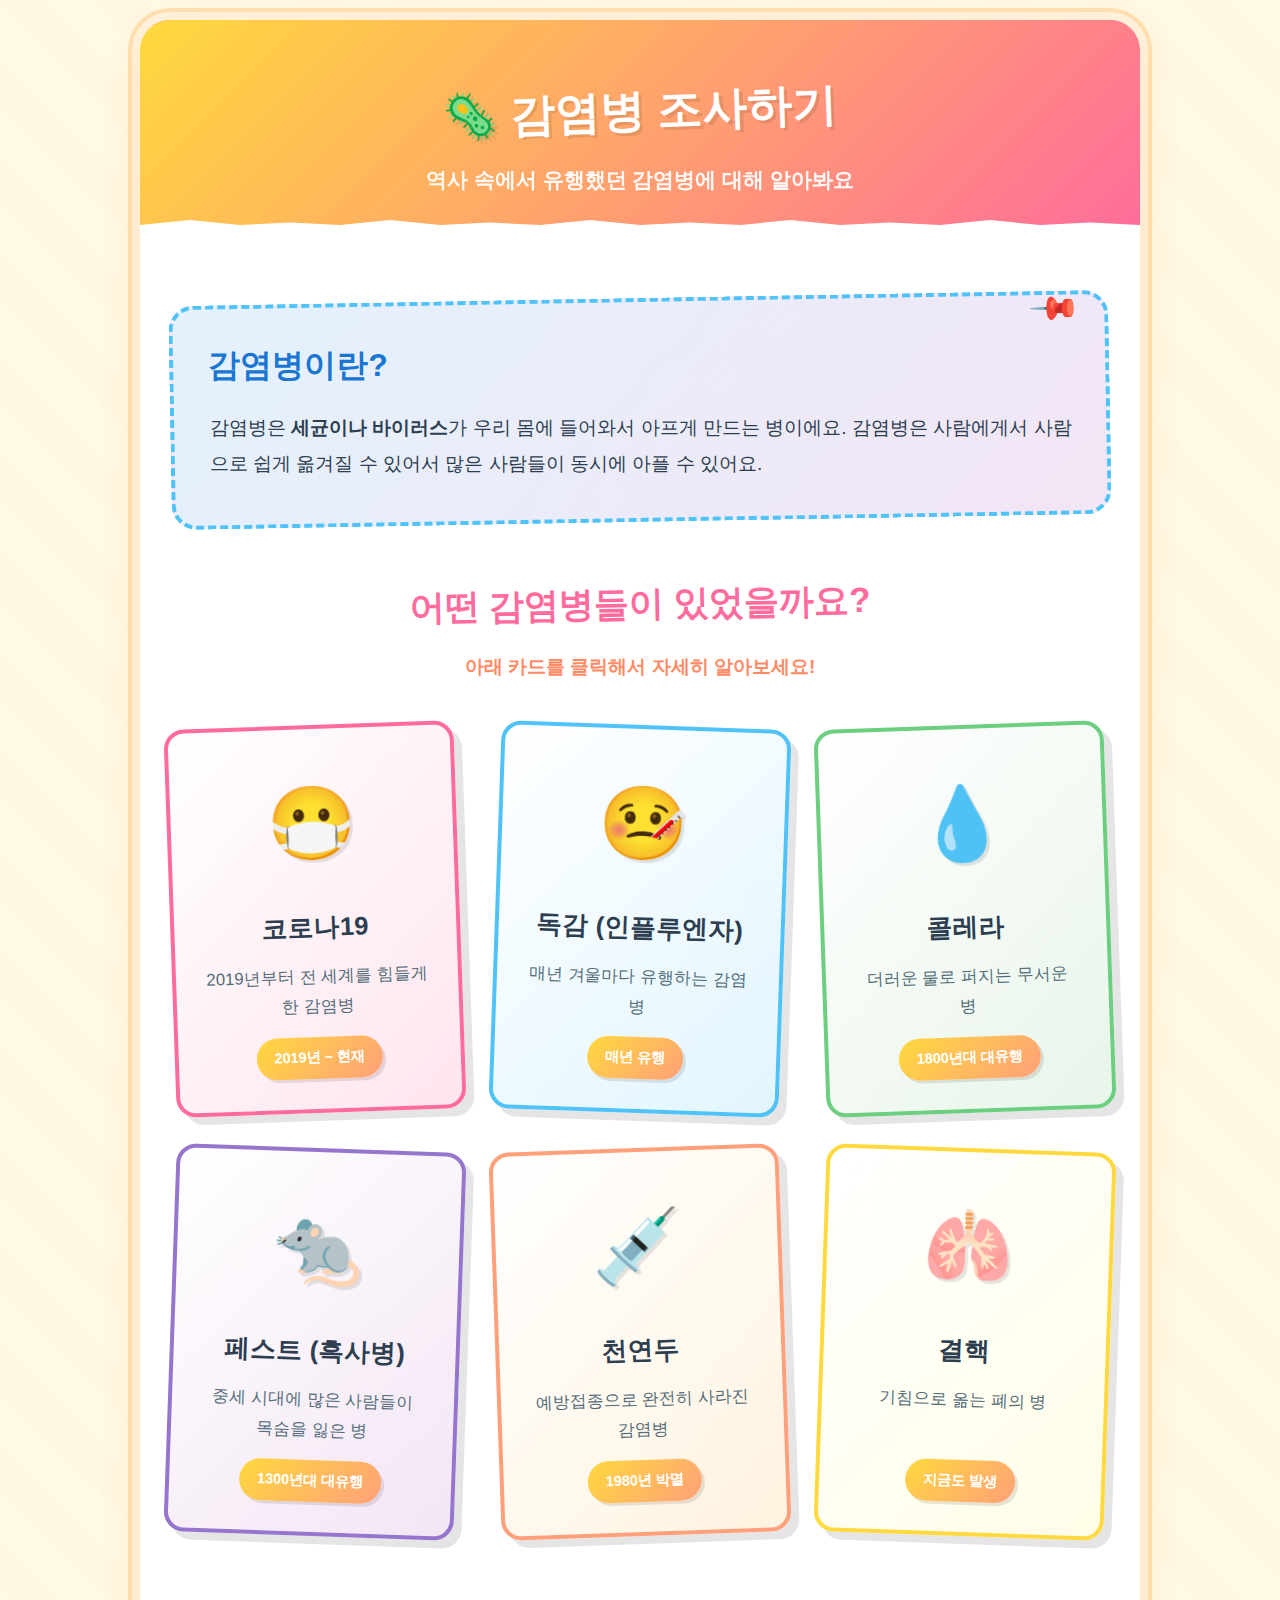
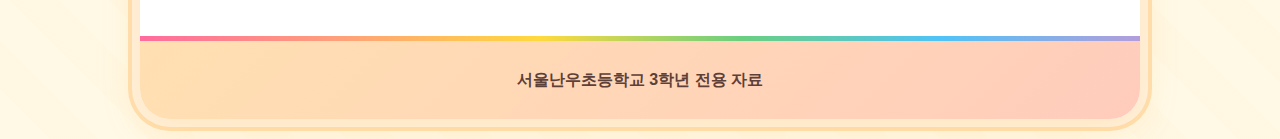
<file: index.html>
<!DOCTYPE html>
<html lang="ko">
<head>
    <meta charset="UTF-8">
    <meta name="viewport" content="width=device-width, initial-scale=1.0">
    <title>감염병 조사하기 - 역사 속 감염병 이야기</title>
    <link rel="stylesheet" href="styles.css">
</head>
<body>
    <div class="container">
        <header>
            <h1>🦠 감염병 조사하기</h1>
            <p class="subtitle">역사 속에서 유행했던 감염병에 대해 알아봐요</p>
        </header>

        <main>
            <section class="intro">
                <h2>감염병이란?</h2>
                <p class="description">
                    감염병은 <strong>세균이나 바이러스</strong>가 우리 몸에 들어와서 아프게 만드는 병이에요.
                    감염병은 사람에게서 사람으로 쉽게 옮겨질 수 있어서 많은 사람들이 동시에 아플 수 있어요.
                </p>
            </section>

            <section class="disease-list">
                <h2>어떤 감염병들이 있었을까요?</h2>
                <p class="guide">아래 카드를 클릭해서 자세히 알아보세요!</p>

                <div class="cards">
                    <a href="covid19.html" class="card card-covid">
                        <div class="card-icon">😷</div>
                        <h3>코로나19</h3>
                        <p>2019년부터 전 세계를 힘들게 한 감염병</p>
                        <span class="year">2019년 ~ 현재</span>
                    </a>

                    <a href="flu.html" class="card card-flu">
                        <div class="card-icon">🤒</div>
                        <h3>독감 (인플루엔자)</h3>
                        <p>매년 겨울마다 유행하는 감염병</p>
                        <span class="year">매년 유행</span>
                    </a>

                    <a href="cholera.html" class="card card-cholera">
                        <div class="card-icon">💧</div>
                        <h3>콜레라</h3>
                        <p>더러운 물로 퍼지는 무서운 병</p>
                        <span class="year">1800년대 대유행</span>
                    </a>

                    <a href="plague.html" class="card card-plague">
                        <div class="card-icon">🐀</div>
                        <h3>페스트 (흑사병)</h3>
                        <p>중세 시대에 많은 사람들이 목숨을 잃은 병</p>
                        <span class="year">1300년대 대유행</span>
                    </a>

                    <a href="smallpox.html" class="card card-smallpox">
                        <div class="card-icon">💉</div>
                        <h3>천연두</h3>
                        <p>예방접종으로 완전히 사라진 감염병</p>
                        <span class="year">1980년 박멸</span>
                    </a>

                    <a href="tuberculosis.html" class="card card-tb">
                        <div class="card-icon">🫁</div>
                        <h3>결핵</h3>
                        <p>기침으로 옮는 폐의 병</p>
                        <span class="year">지금도 발생</span>
                    </a>
                </div>
            </section>
        </main>

        <footer>
            <p>서울난우초등학교 3학년 전용 자료</p>
        </footer>
    </div>
</body>
</html>
</file>
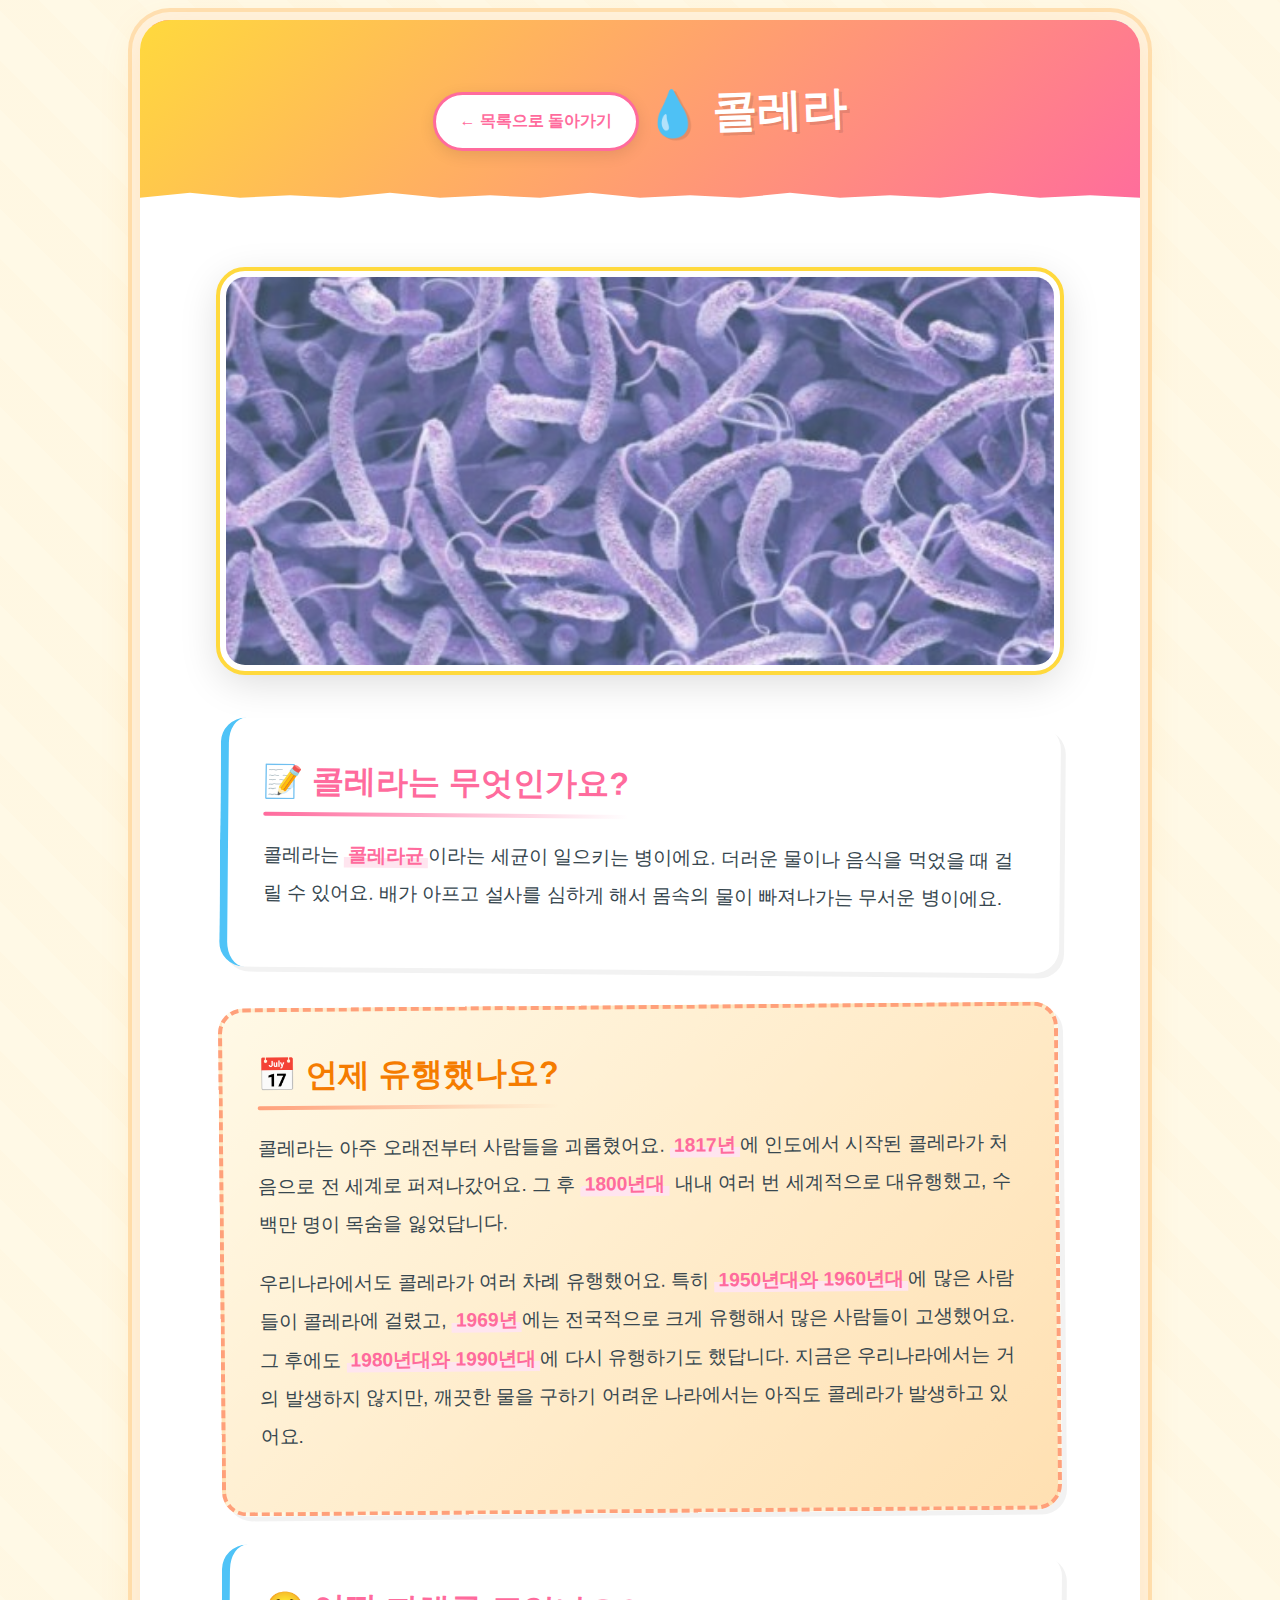
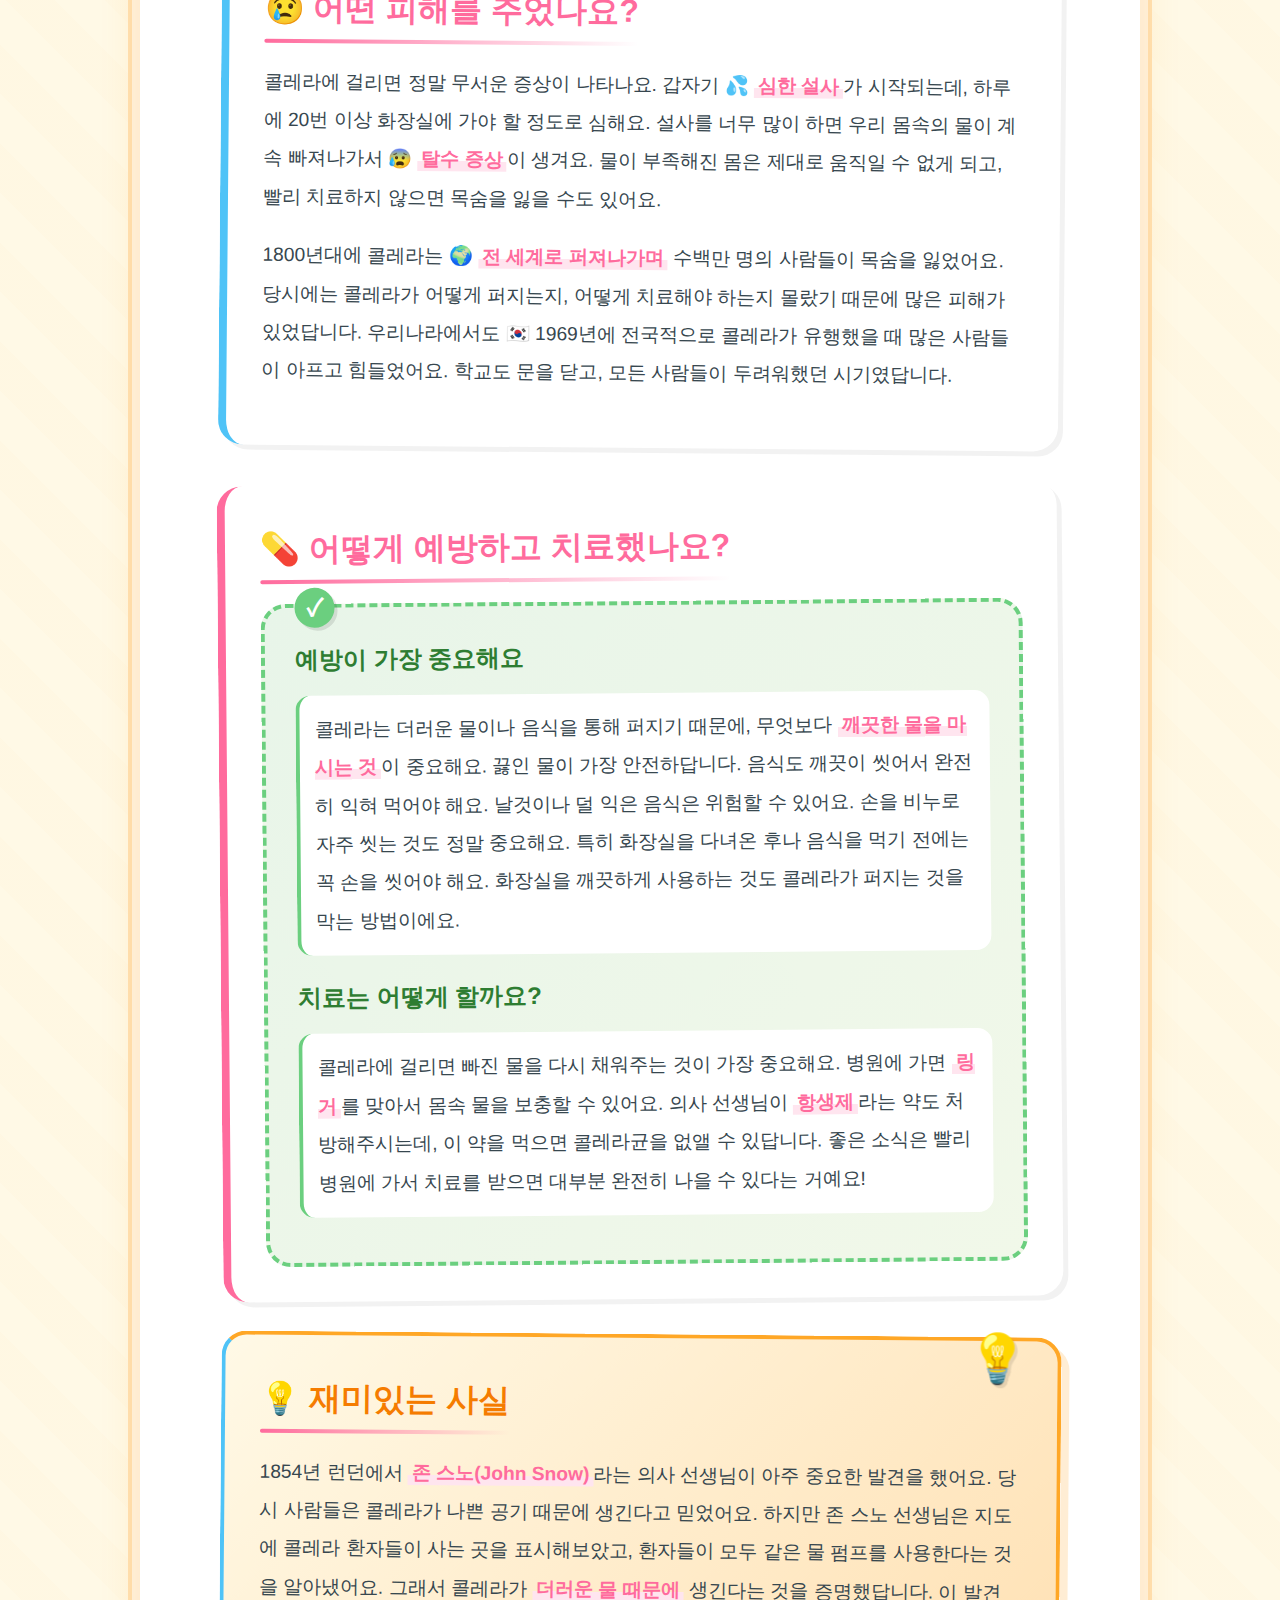
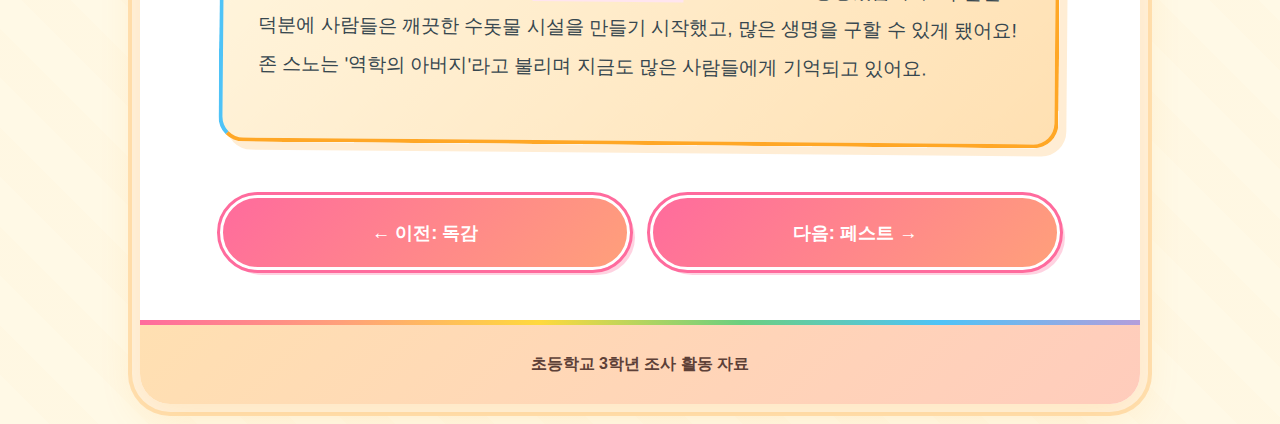
<file: cholera.html>
<!DOCTYPE html>
<html lang="ko">
<head>
    <meta charset="UTF-8">
    <meta name="viewport" content="width=device-width, initial-scale=1.0">
    <title>콜레라 - 감염병 조사하기</title>
    <link rel="stylesheet" href="styles.css">
</head>
<body>
    <div class="container">
        <header>
            <a href="index.html" class="back-button">← 목록으로 돌아가기</a>
            <h1>💧 콜레라</h1>
        </header>

        <main class="detail-page">
            <section class="disease-image">
                <img src="콜레라.JPG" alt="물 펌프와 위생" class="main-image">
            </section>

            <section class="content-section">
                <h2>📝 콜레라는 무엇인가요?</h2>
                <p>
                    콜레라는 <strong>콜레라균</strong>이라는 세균이 일으키는 병이에요.
                    더러운 물이나 음식을 먹었을 때 걸릴 수 있어요.
                    배가 아프고 설사를 심하게 해서 몸속의 물이 빠져나가는 무서운 병이에요.
                </p>
            </section>

            <section class="content-section highlight">
                <h2>📅 언제 유행했나요?</h2>
                <p>
                    콜레라는 아주 오래전부터 사람들을 괴롭혔어요. <strong>1817년</strong>에 인도에서 시작된 콜레라가 처음으로 전 세계로 퍼져나갔어요.
                    그 후 <strong>1800년대</strong> 내내 여러 번 세계적으로 대유행했고, 수백만 명이 목숨을 잃었답니다.
                </p>
                <p>
                    우리나라에서도 콜레라가 여러 차례 유행했어요. 특히 <strong>1950년대와 1960년대</strong>에 많은 사람들이 콜레라에 걸렸고,
                    <strong>1969년</strong>에는 전국적으로 크게 유행해서 많은 사람들이 고생했어요. 그 후에도 <strong>1980년대와 1990년대</strong>에
                    다시 유행하기도 했답니다. 지금은 우리나라에서는 거의 발생하지 않지만, 깨끗한 물을 구하기 어려운 나라에서는 아직도 콜레라가 발생하고 있어요.
                </p>
            </section>

            <section class="content-section">
                <h2>😢 어떤 피해를 주었나요?</h2>
                <p>
                    콜레라에 걸리면 정말 무서운 증상이 나타나요. 갑자기 💦 <strong>심한 설사</strong>가 시작되는데, 하루에 20번 이상 화장실에 가야 할 정도로 심해요.
                    설사를 너무 많이 하면 우리 몸속의 물이 계속 빠져나가서 😰 <strong>탈수 증상</strong>이 생겨요. 물이 부족해진 몸은 제대로 움직일 수 없게 되고,
                    빨리 치료하지 않으면 목숨을 잃을 수도 있어요.
                </p>
                <p>
                    1800년대에 콜레라는 🌍 <strong>전 세계로 퍼져나가며</strong> 수백만 명의 사람들이 목숨을 잃었어요. 당시에는 콜레라가 어떻게 퍼지는지,
                    어떻게 치료해야 하는지 몰랐기 때문에 많은 피해가 있었답니다. 우리나라에서도 🇰🇷 1969년에 전국적으로 콜레라가 유행했을 때
                    많은 사람들이 아프고 힘들었어요. 학교도 문을 닫고, 모든 사람들이 두려워했던 시기였답니다.
                </p>
            </section>

            <section class="content-section">
                <h2>💊 어떻게 예방하고 치료했나요?</h2>
                <div class="prevention-box">
                    <h3>예방이 가장 중요해요</h3>
                    <p>
                        콜레라는 더러운 물이나 음식을 통해 퍼지기 때문에, 무엇보다 <strong>깨끗한 물을 마시는 것</strong>이 중요해요.
                        끓인 물이 가장 안전하답니다. 음식도 깨끗이 씻어서 완전히 익혀 먹어야 해요. 날것이나 덜 익은 음식은 위험할 수 있어요.
                        손을 비누로 자주 씻는 것도 정말 중요해요. 특히 화장실을 다녀온 후나 음식을 먹기 전에는 꼭 손을 씻어야 해요.
                        화장실을 깨끗하게 사용하는 것도 콜레라가 퍼지는 것을 막는 방법이에요.
                    </p>
                    <h3>치료는 어떻게 할까요?</h3>
                    <p>
                        콜레라에 걸리면 빠진 물을 다시 채워주는 것이 가장 중요해요. 병원에 가면 <strong>링거</strong>를 맞아서 몸속 물을 보충할 수 있어요.
                        의사 선생님이 <strong>항생제</strong>라는 약도 처방해주시는데, 이 약을 먹으면 콜레라균을 없앨 수 있답니다.
                        좋은 소식은 빨리 병원에 가서 치료를 받으면 대부분 완전히 나을 수 있다는 거예요!
                    </p>
                </div>
            </section>

            <section class="content-section fun-fact">
                <h2>💡 재미있는 사실</h2>
                <p>
                    1854년 런던에서 <strong>존 스노(John Snow)</strong>라는 의사 선생님이 아주 중요한 발견을 했어요.
                    당시 사람들은 콜레라가 나쁜 공기 때문에 생긴다고 믿었어요. 하지만 존 스노 선생님은 지도에 콜레라 환자들이 사는 곳을 표시해보았고,
                    환자들이 모두 같은 물 펌프를 사용한다는 것을 알아냈어요. 그래서 콜레라가 <strong>더러운 물 때문에</strong> 생긴다는 것을 증명했답니다.
                    이 발견 덕분에 사람들은 깨끗한 수돗물 시설을 만들기 시작했고, 많은 생명을 구할 수 있게 됐어요!
                    존 스노는 '역학의 아버지'라고 불리며 지금도 많은 사람들에게 기억되고 있어요.
                </p>
            </section>

            <div class="navigation">
                <a href="flu.html" class="nav-button">← 이전: 독감</a>
                <a href="plague.html" class="nav-button">다음: 페스트 →</a>
            </div>
        </main>

        <footer>
            <p>초등학교 3학년 조사 활동 자료</p>
        </footer>
    </div>
</body>
</html>
</file>
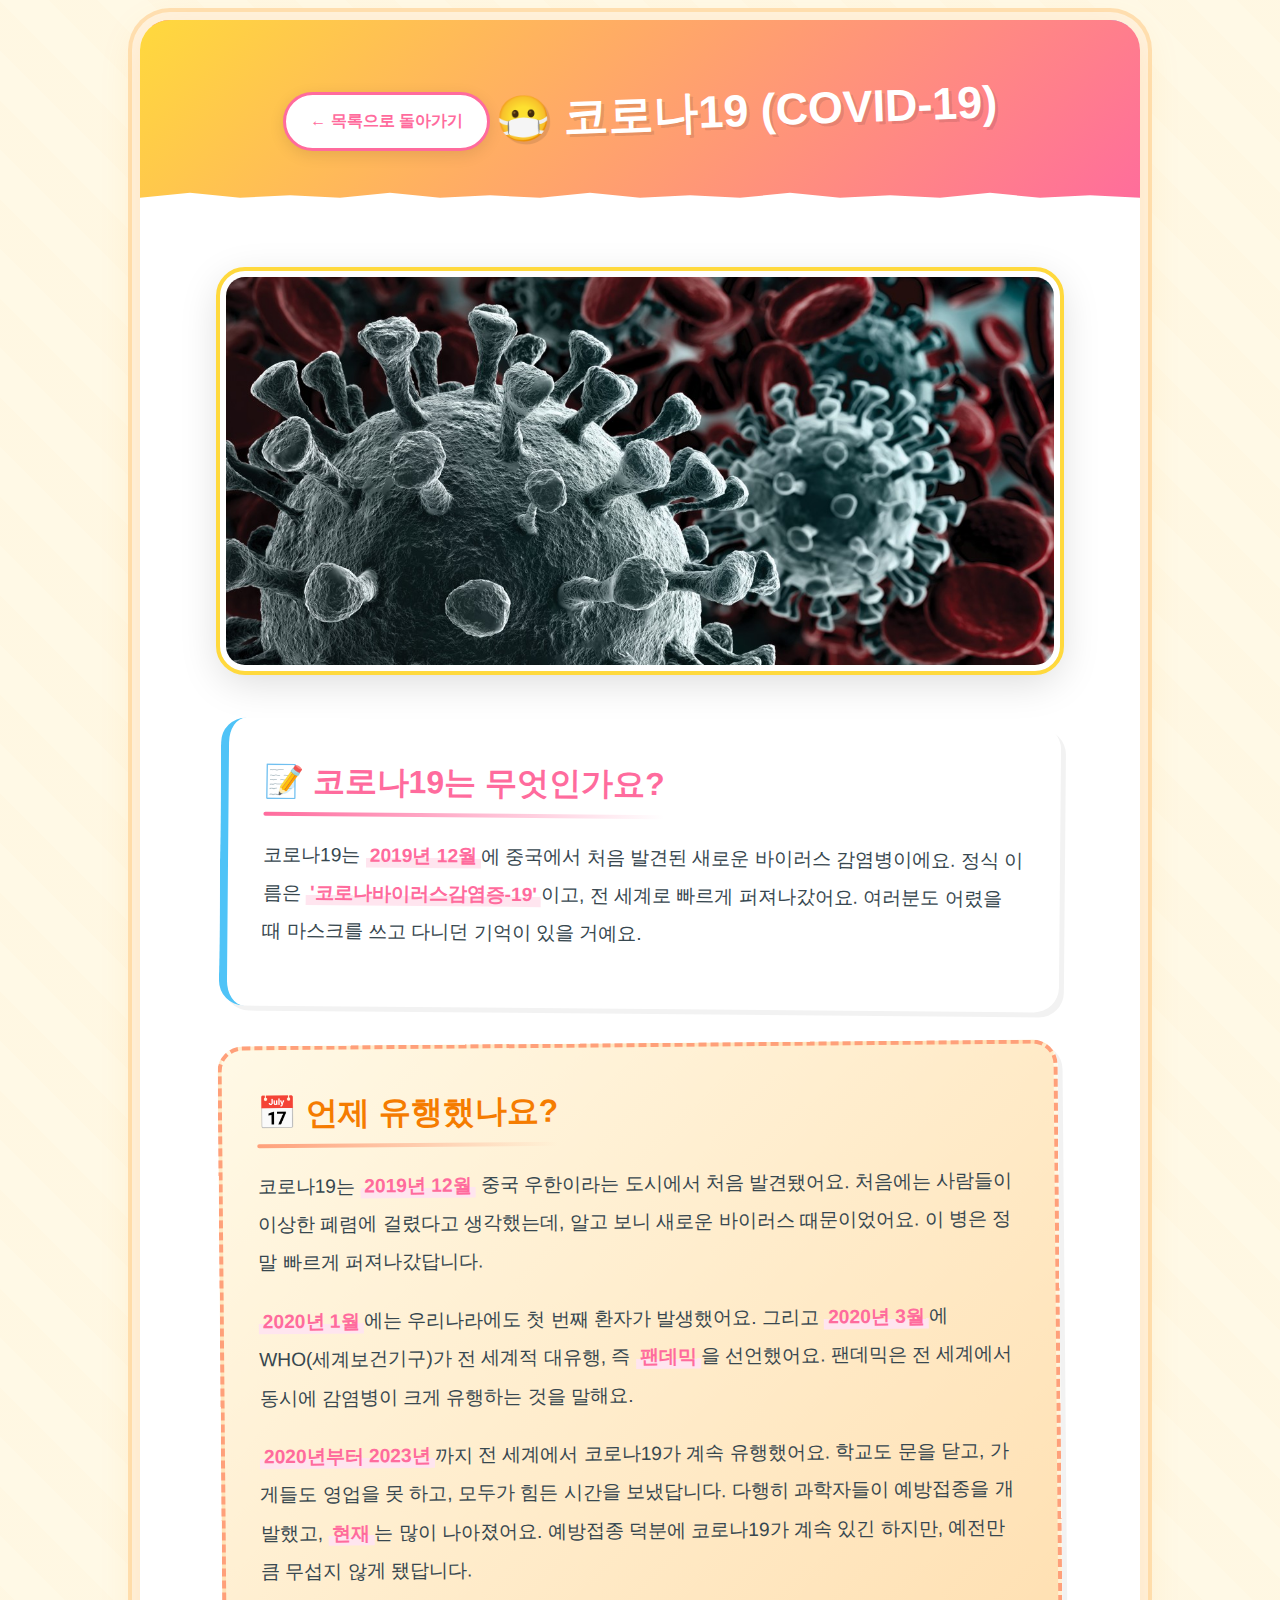
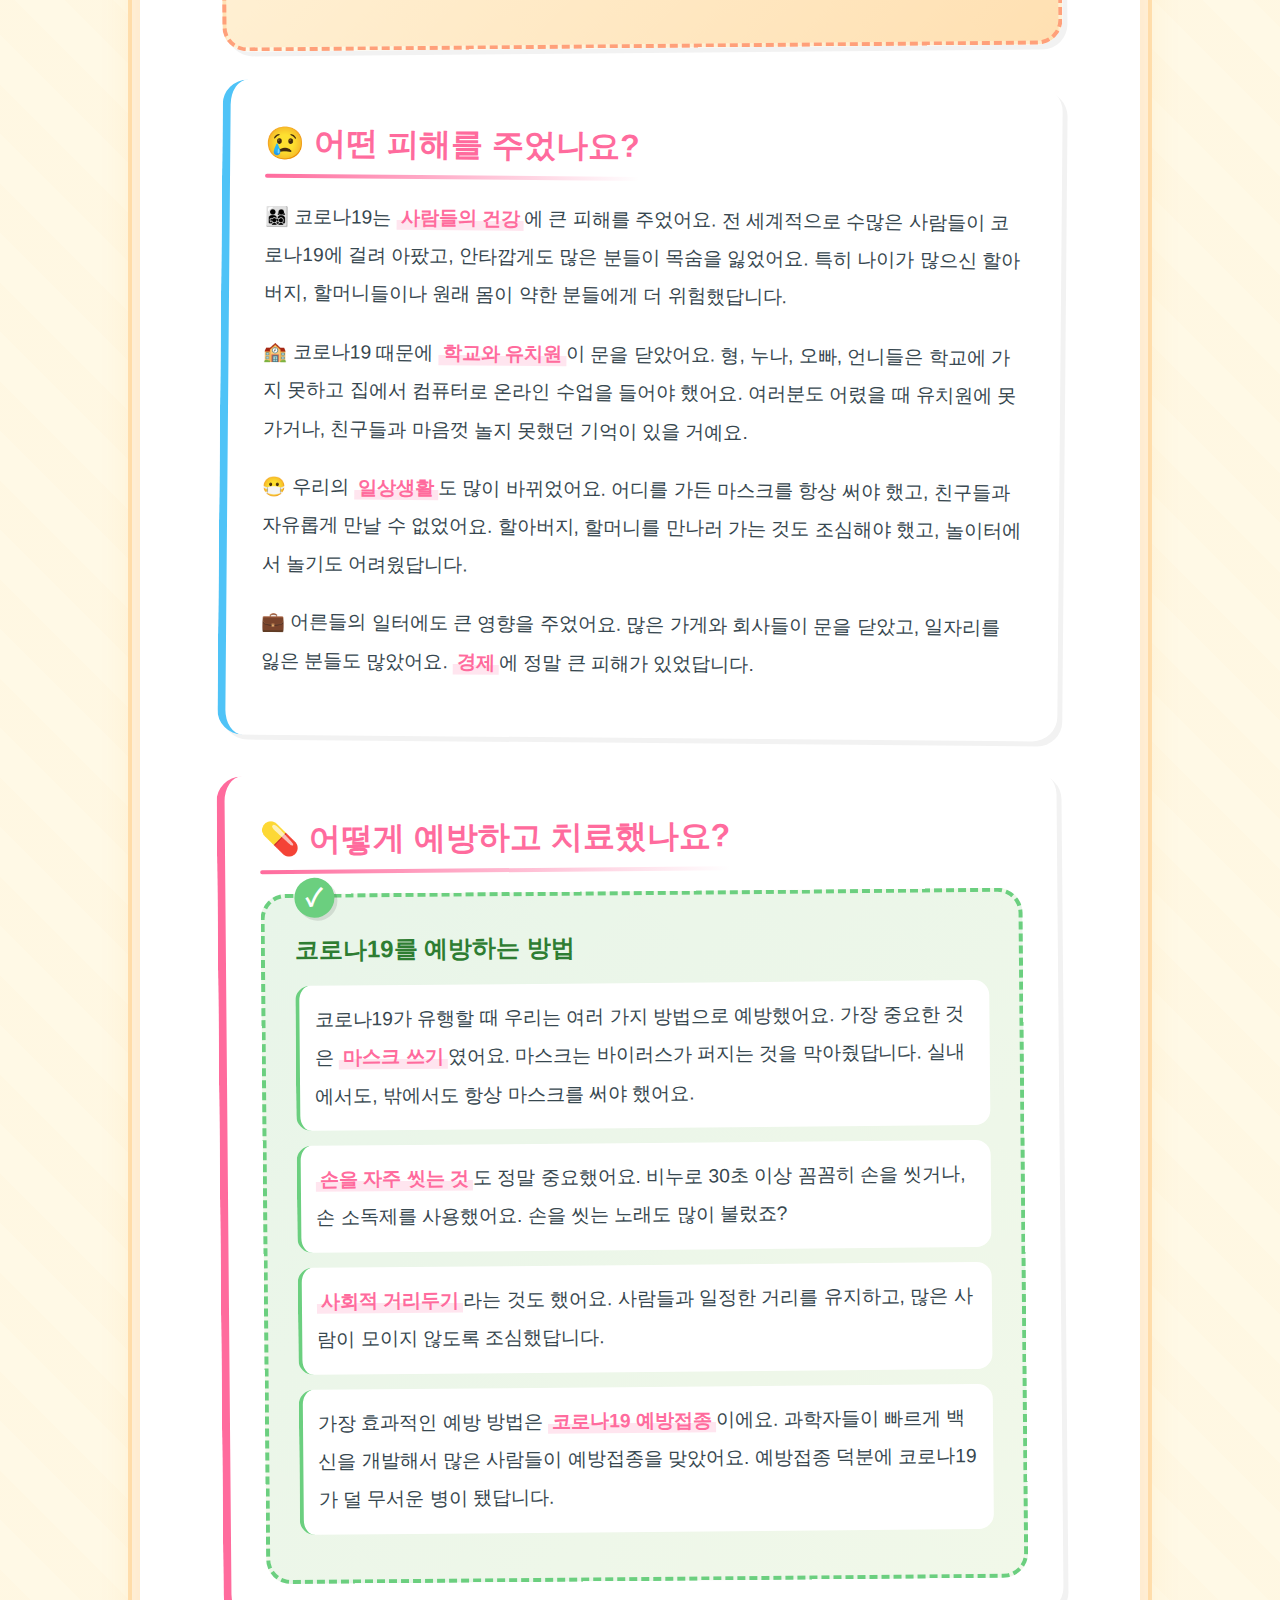
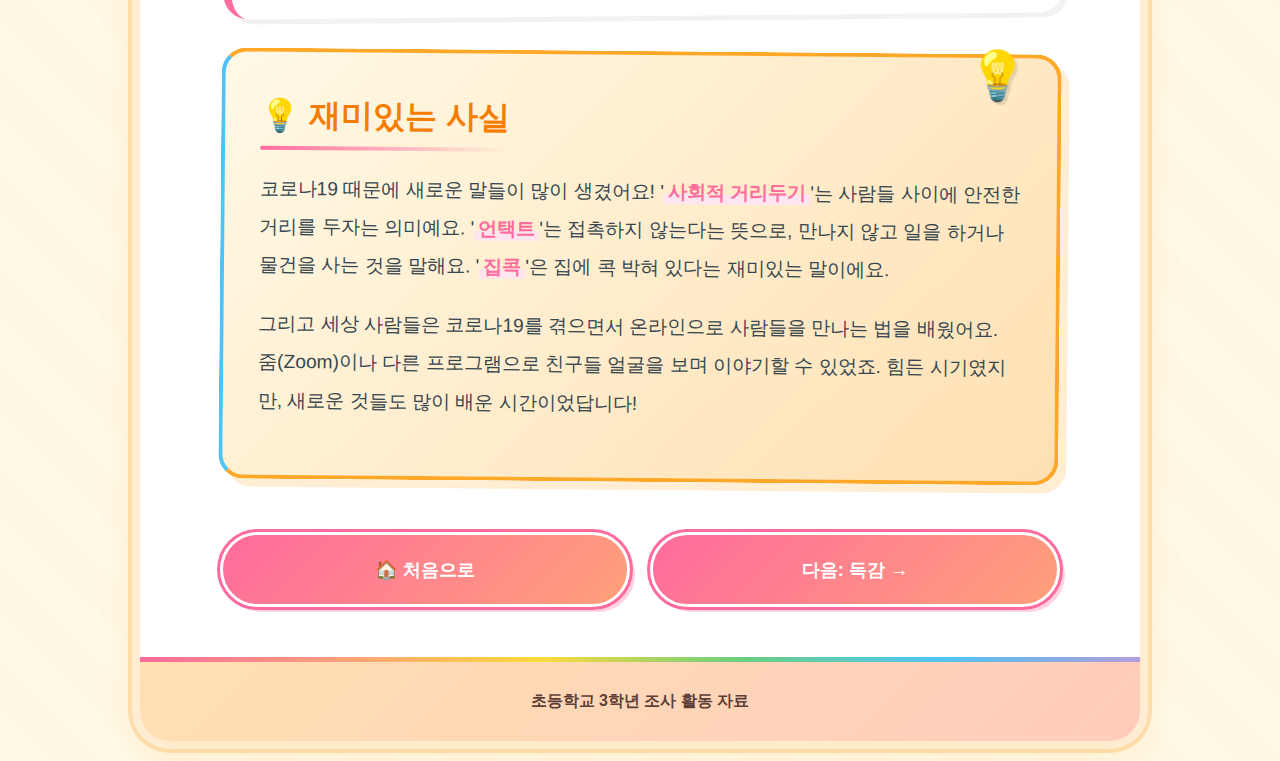
<file: covid19.html>
<!DOCTYPE html>
<html lang="ko">
<head>
    <meta charset="UTF-8">
    <meta name="viewport" content="width=device-width, initial-scale=1.0">
    <title>코로나19 - 감염병 조사하기</title>
    <link rel="stylesheet" href="styles.css">
</head>
<body>
    <div class="container">
        <header>
            <a href="index.html" class="back-button">← 목록으로 돌아가기</a>
            <h1>😷 코로나19 (COVID-19)</h1>
        </header>

        <main class="detail-page">
            <section class="disease-image">
                <img src="코로나.jpg" alt="코로나바이러스" class="main-image">
            </section>

            <section class="content-section">
                <h2>📝 코로나19는 무엇인가요?</h2>
                <p>
                    코로나19는 <strong>2019년 12월</strong>에 중국에서 처음 발견된 새로운 바이러스 감염병이에요.
                    정식 이름은 <strong>'코로나바이러스감염증-19'</strong>이고, 전 세계로 빠르게 퍼져나갔어요.
                    여러분도 어렸을 때 마스크를 쓰고 다니던 기억이 있을 거예요.
                </p>
            </section>

            <section class="content-section highlight">
                <h2>📅 언제 유행했나요?</h2>
                <p>
                    코로나19는 <strong>2019년 12월</strong> 중국 우한이라는 도시에서 처음 발견됐어요.
                    처음에는 사람들이 이상한 폐렴에 걸렸다고 생각했는데, 알고 보니 새로운 바이러스 때문이었어요.
                    이 병은 정말 빠르게 퍼져나갔답니다.
                </p>
                <p>
                    <strong>2020년 1월</strong>에는 우리나라에도 첫 번째 환자가 발생했어요.
                    그리고 <strong>2020년 3월</strong>에 WHO(세계보건기구)가 전 세계적 대유행, 즉 <strong>팬데믹</strong>을 선언했어요.
                    팬데믹은 전 세계에서 동시에 감염병이 크게 유행하는 것을 말해요.
                </p>
                <p>
                    <strong>2020년부터 2023년</strong>까지 전 세계에서 코로나19가 계속 유행했어요.
                    학교도 문을 닫고, 가게들도 영업을 못 하고, 모두가 힘든 시간을 보냈답니다.
                    다행히 과학자들이 예방접종을 개발했고, <strong>현재</strong>는 많이 나아졌어요.
                    예방접종 덕분에 코로나19가 계속 있긴 하지만, 예전만큼 무섭지 않게 됐답니다.
                </p>
            </section>

            <section class="content-section">
                <h2>😢 어떤 피해를 주었나요?</h2>
                <p>
                    👨‍👩‍👧‍👦 코로나19는 <strong>사람들의 건강</strong>에 큰 피해를 주었어요.
                    전 세계적으로 수많은 사람들이 코로나19에 걸려 아팠고, 안타깝게도 많은 분들이 목숨을 잃었어요.
                    특히 나이가 많으신 할아버지, 할머니들이나 원래 몸이 약한 분들에게 더 위험했답니다.
                </p>
                <p>
                    🏫 코로나19 때문에 <strong>학교와 유치원</strong>이 문을 닫았어요.
                    형, 누나, 오빠, 언니들은 학교에 가지 못하고 집에서 컴퓨터로 온라인 수업을 들어야 했어요.
                    여러분도 어렸을 때 유치원에 못 가거나, 친구들과 마음껏 놀지 못했던 기억이 있을 거예요.
                </p>
                <p>
                    😷 우리의 <strong>일상생활</strong>도 많이 바뀌었어요.
                    어디를 가든 마스크를 항상 써야 했고, 친구들과 자유롭게 만날 수 없었어요.
                    할아버지, 할머니를 만나러 가는 것도 조심해야 했고, 놀이터에서 놀기도 어려웠답니다.
                </p>
                <p>
                    💼 어른들의 일터에도 큰 영향을 주었어요. 많은 가게와 회사들이 문을 닫았고,
                    일자리를 잃은 분들도 많았어요. <strong>경제</strong>에 정말 큰 피해가 있었답니다.
                </p>
            </section>

            <section class="content-section">
                <h2>💊 어떻게 예방하고 치료했나요?</h2>
                <div class="prevention-box">
                    <h3>코로나19를 예방하는 방법</h3>
                    <p>
                        코로나19가 유행할 때 우리는 여러 가지 방법으로 예방했어요.
                        가장 중요한 것은 <strong>마스크 쓰기</strong>였어요. 마스크는 바이러스가 퍼지는 것을 막아줬답니다.
                        실내에서도, 밖에서도 항상 마스크를 써야 했어요.
                    </p>
                    <p>
                        <strong>손을 자주 씻는 것</strong>도 정말 중요했어요. 비누로 30초 이상 꼼꼼히 손을 씻거나,
                        손 소독제를 사용했어요. 손을 씻는 노래도 많이 불렀죠?
                    </p>
                    <p>
                        <strong>사회적 거리두기</strong>라는 것도 했어요. 사람들과 일정한 거리를 유지하고,
                        많은 사람이 모이지 않도록 조심했답니다.
                    </p>
                    <p>
                        가장 효과적인 예방 방법은 <strong>코로나19 예방접종</strong>이에요.
                        과학자들이 빠르게 백신을 개발해서 많은 사람들이 예방접종을 맞았어요.
                        예방접종 덕분에 코로나19가 덜 무서운 병이 됐답니다.
                    </p>
                </div>
            </section>

            <section class="content-section fun-fact">
                <h2>💡 재미있는 사실</h2>
                <p>
                    코로나19 때문에 새로운 말들이 많이 생겼어요!
                    '<strong>사회적 거리두기</strong>'는 사람들 사이에 안전한 거리를 두자는 의미예요.
                    '<strong>언택트</strong>'는 접촉하지 않는다는 뜻으로, 만나지 않고 일을 하거나 물건을 사는 것을 말해요.
                    '<strong>집콕</strong>'은 집에 콕 박혀 있다는 재미있는 말이에요.
                </p>
                <p>
                    그리고 세상 사람들은 코로나19를 겪으면서 온라인으로 사람들을 만나는 법을 배웠어요.
                    줌(Zoom)이나 다른 프로그램으로 친구들 얼굴을 보며 이야기할 수 있었죠.
                    힘든 시기였지만, 새로운 것들도 많이 배운 시간이었답니다!
                </p>
            </section>

            <div class="navigation">
                <a href="index.html" class="nav-button">🏠 처음으로</a>
                <a href="flu.html" class="nav-button">다음: 독감 →</a>
            </div>
        </main>

        <footer>
            <p>초등학교 3학년 조사 활동 자료</p>
        </footer>
    </div>
</body>
</html>
</file>
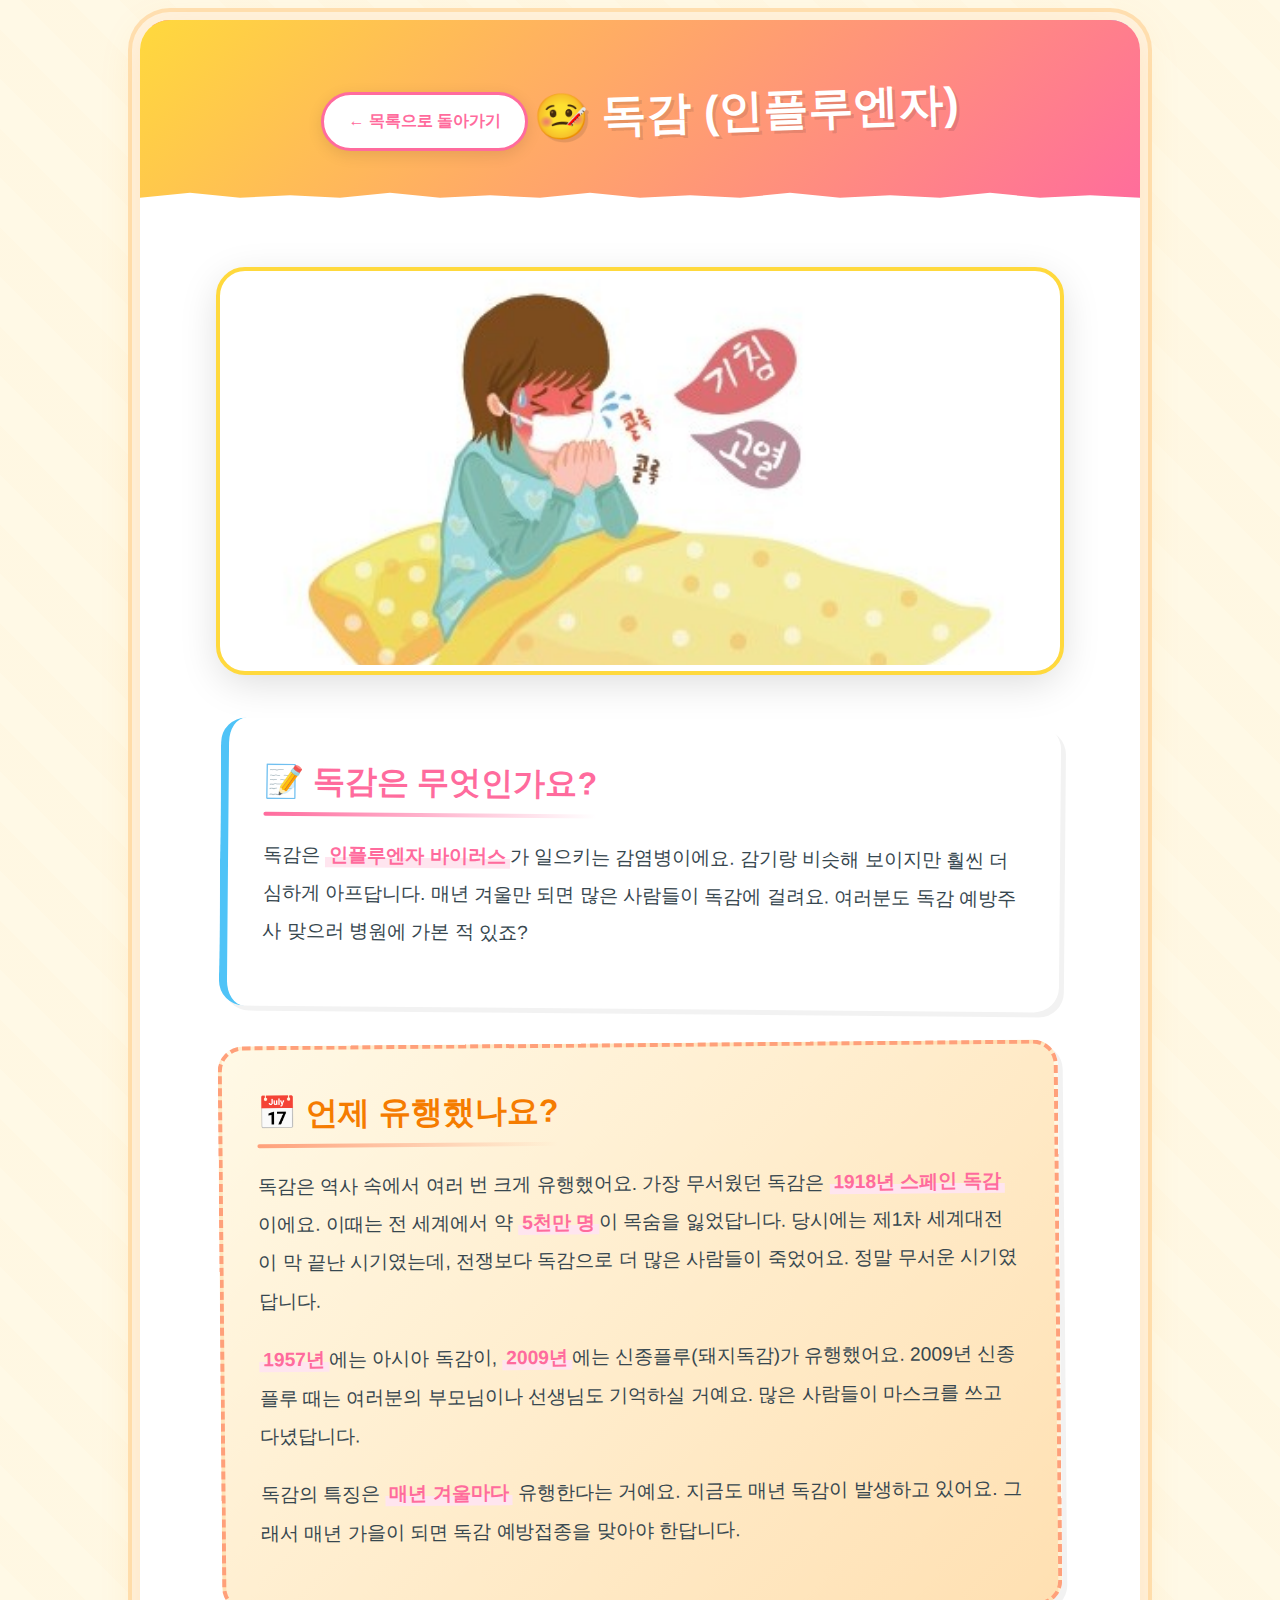
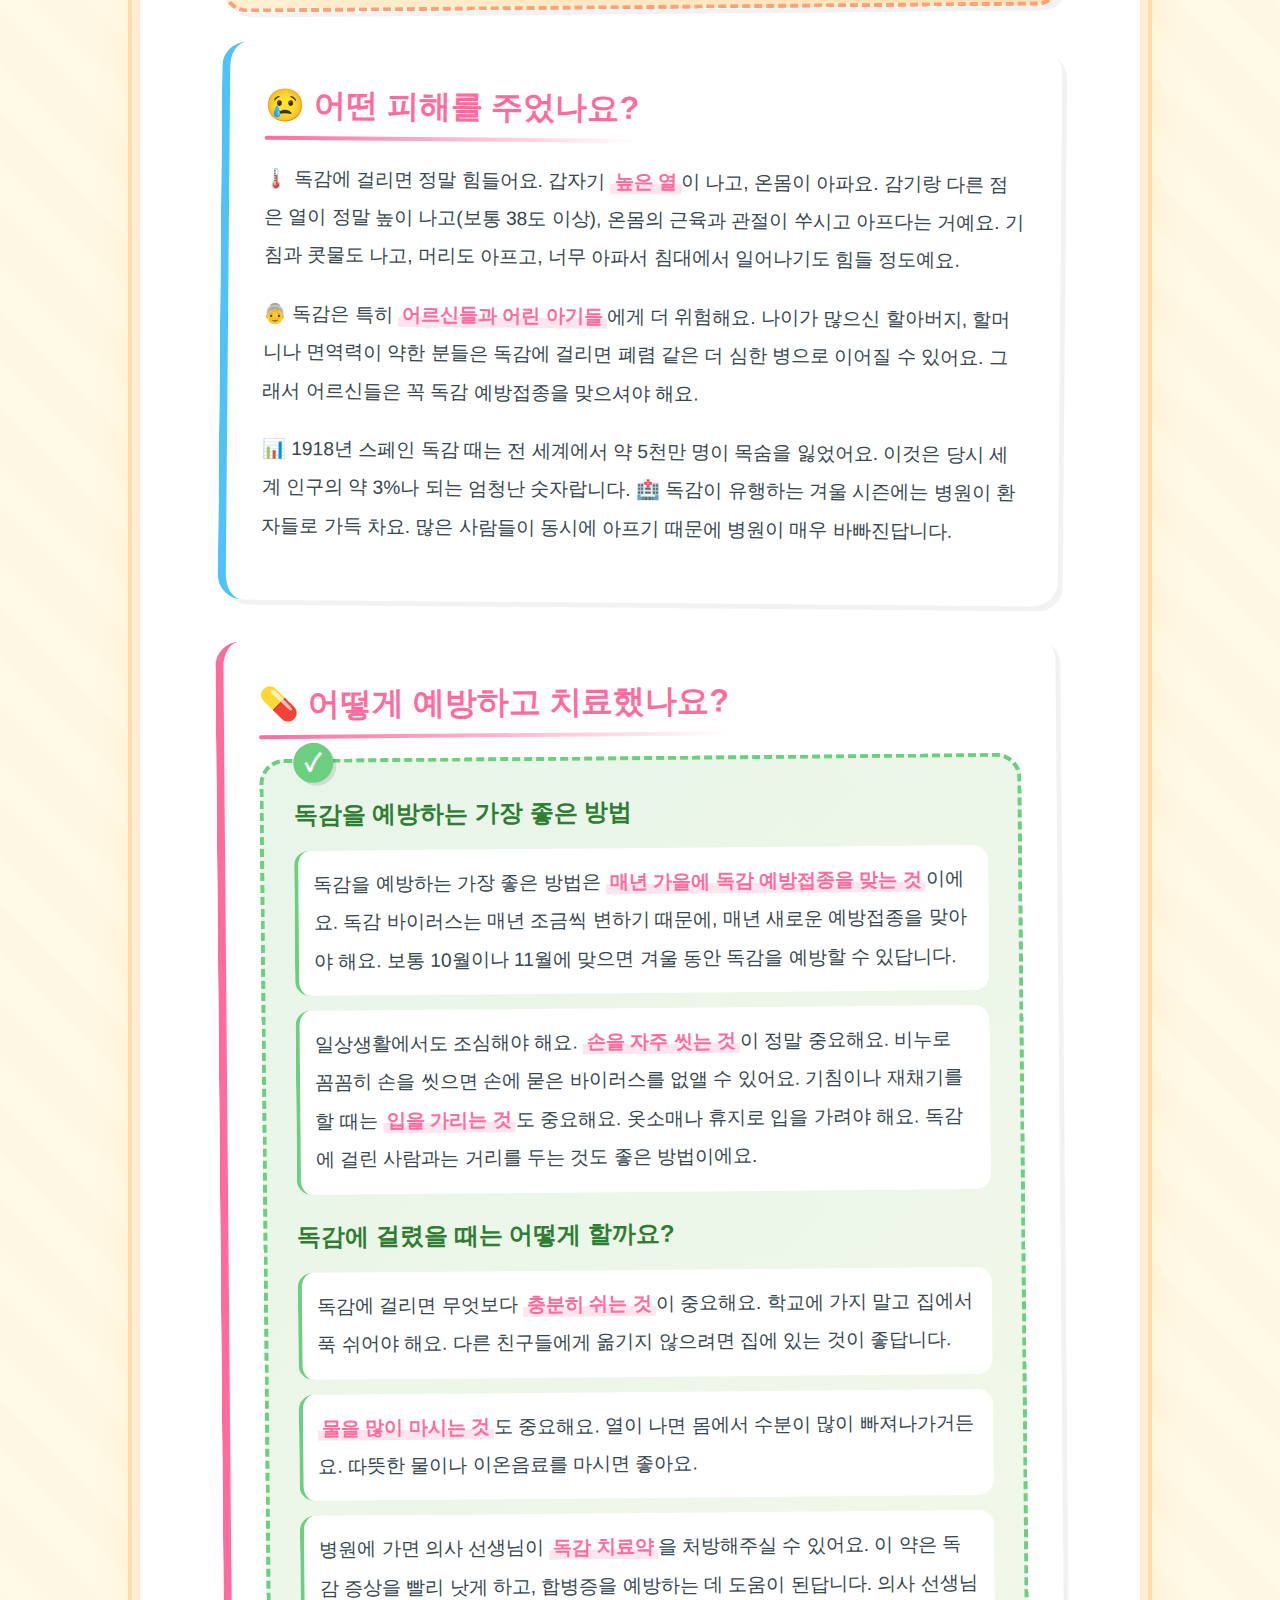
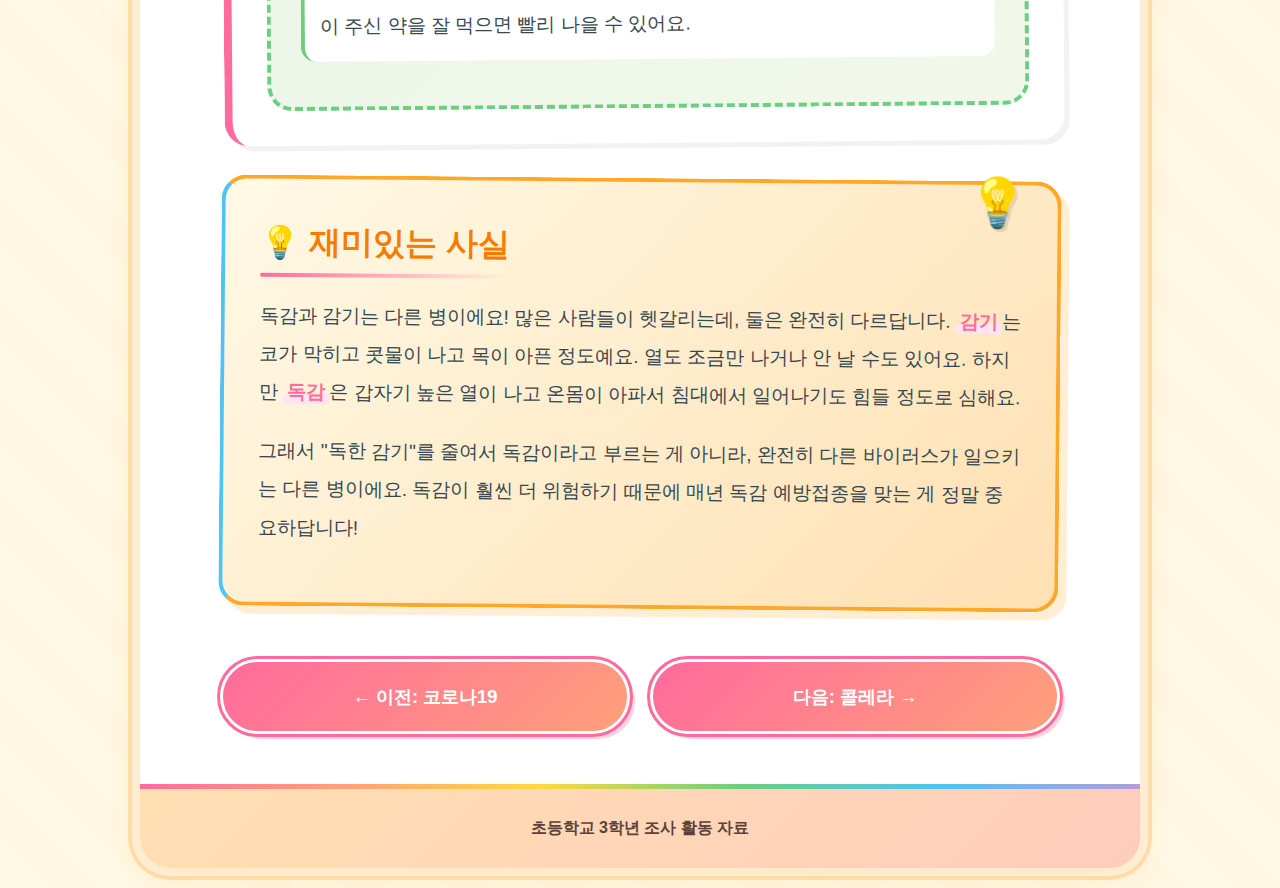
<file: flu.html>
<!DOCTYPE html>
<html lang="ko">
<head>
    <meta charset="UTF-8">
    <meta name="viewport" content="width=device-width, initial-scale=1.0">
    <title>독감 - 감염병 조사하기</title>
    <link rel="stylesheet" href="styles.css">
</head>
<body>
    <div class="container">
        <header>
            <a href="index.html" class="back-button">← 목록으로 돌아가기</a>
            <h1>🤒 독감 (인플루엔자)</h1>
        </header>

        <main class="detail-page">
            <section class="disease-image">
                <img src="독감.JPG" alt="독감 바이러스" class="main-image">
            </section>

            <section class="content-section">
                <h2>📝 독감은 무엇인가요?</h2>
                <p>
                    독감은 <strong>인플루엔자 바이러스</strong>가 일으키는 감염병이에요.
                    감기랑 비슷해 보이지만 훨씬 더 심하게 아프답니다.
                    매년 겨울만 되면 많은 사람들이 독감에 걸려요. 여러분도 독감 예방주사 맞으러 병원에 가본 적 있죠?
                </p>
            </section>

            <section class="content-section highlight">
                <h2>📅 언제 유행했나요?</h2>
                <p>
                    독감은 역사 속에서 여러 번 크게 유행했어요. 가장 무서웠던 독감은 <strong>1918년 스페인 독감</strong>이에요.
                    이때는 전 세계에서 약 <strong>5천만 명</strong>이 목숨을 잃었답니다. 당시에는 제1차 세계대전이 막 끝난 시기였는데,
                    전쟁보다 독감으로 더 많은 사람들이 죽었어요. 정말 무서운 시기였답니다.
                </p>
                <p>
                    <strong>1957년</strong>에는 아시아 독감이, <strong>2009년</strong>에는 신종플루(돼지독감)가 유행했어요.
                    2009년 신종플루 때는 여러분의 부모님이나 선생님도 기억하실 거예요. 많은 사람들이 마스크를 쓰고 다녔답니다.
                </p>
                <p>
                    독감의 특징은 <strong>매년 겨울마다</strong> 유행한다는 거예요. 지금도 매년 독감이 발생하고 있어요.
                    그래서 매년 가을이 되면 독감 예방접종을 맞아야 한답니다.
                </p>
            </section>

            <section class="content-section">
                <h2>😢 어떤 피해를 주었나요?</h2>
                <p>
                    🌡️ 독감에 걸리면 정말 힘들어요. 갑자기 <strong>높은 열</strong>이 나고, 온몸이 아파요.
                    감기랑 다른 점은 열이 정말 높이 나고(보통 38도 이상), 온몸의 근육과 관절이 쑤시고 아프다는 거예요.
                    기침과 콧물도 나고, 머리도 아프고, 너무 아파서 침대에서 일어나기도 힘들 정도예요.
                </p>
                <p>
                    👵 독감은 특히 <strong>어르신들과 어린 아기들</strong>에게 더 위험해요.
                    나이가 많으신 할아버지, 할머니나 면역력이 약한 분들은 독감에 걸리면 폐렴 같은 더 심한 병으로 이어질 수 있어요.
                    그래서 어르신들은 꼭 독감 예방접종을 맞으셔야 해요.
                </p>
                <p>
                    📊 1918년 스페인 독감 때는 전 세계에서 약 5천만 명이 목숨을 잃었어요.
                    이것은 당시 세계 인구의 약 3%나 되는 엄청난 숫자랍니다.
                    🏥 독감이 유행하는 겨울 시즌에는 병원이 환자들로 가득 차요.
                    많은 사람들이 동시에 아프기 때문에 병원이 매우 바빠진답니다.
                </p>
            </section>

            <section class="content-section">
                <h2>💊 어떻게 예방하고 치료했나요?</h2>
                <div class="prevention-box">
                    <h3>독감을 예방하는 가장 좋은 방법</h3>
                    <p>
                        독감을 예방하는 가장 좋은 방법은 <strong>매년 가을에 독감 예방접종을 맞는 것</strong>이에요.
                        독감 바이러스는 매년 조금씩 변하기 때문에, 매년 새로운 예방접종을 맞아야 해요.
                        보통 10월이나 11월에 맞으면 겨울 동안 독감을 예방할 수 있답니다.
                    </p>
                    <p>
                        일상생활에서도 조심해야 해요. <strong>손을 자주 씻는 것</strong>이 정말 중요해요.
                        비누로 꼼꼼히 손을 씻으면 손에 묻은 바이러스를 없앨 수 있어요.
                        기침이나 재채기를 할 때는 <strong>입을 가리는 것</strong>도 중요해요. 옷소매나 휴지로 입을 가려야 해요.
                        독감에 걸린 사람과는 거리를 두는 것도 좋은 방법이에요.
                    </p>
                    <h3>독감에 걸렸을 때는 어떻게 할까요?</h3>
                    <p>
                        독감에 걸리면 무엇보다 <strong>충분히 쉬는 것</strong>이 중요해요.
                        학교에 가지 말고 집에서 푹 쉬어야 해요. 다른 친구들에게 옮기지 않으려면 집에 있는 것이 좋답니다.
                    </p>
                    <p>
                        <strong>물을 많이 마시는 것</strong>도 중요해요. 열이 나면 몸에서 수분이 많이 빠져나가거든요.
                        따뜻한 물이나 이온음료를 마시면 좋아요.
                    </p>
                    <p>
                        병원에 가면 의사 선생님이 <strong>독감 치료약</strong>을 처방해주실 수 있어요.
                        이 약은 독감 증상을 빨리 낫게 하고, 합병증을 예방하는 데 도움이 된답니다.
                        의사 선생님이 주신 약을 잘 먹으면 빨리 나을 수 있어요.
                    </p>
                </div>
            </section>

            <section class="content-section fun-fact">
                <h2>💡 재미있는 사실</h2>
                <p>
                    독감과 감기는 다른 병이에요! 많은 사람들이 헷갈리는데, 둘은 완전히 다르답니다.
                    <strong>감기</strong>는 코가 막히고 콧물이 나고 목이 아픈 정도예요. 열도 조금만 나거나 안 날 수도 있어요.
                    하지만 <strong>독감</strong>은 갑자기 높은 열이 나고 온몸이 아파서 침대에서 일어나기도 힘들 정도로 심해요.
                </p>
                <p>
                    그래서 "독한 감기"를 줄여서 독감이라고 부르는 게 아니라, 완전히 다른 바이러스가 일으키는 다른 병이에요.
                    독감이 훨씬 더 위험하기 때문에 매년 독감 예방접종을 맞는 게 정말 중요하답니다!
                </p>
            </section>

            <div class="navigation">
                <a href="covid19.html" class="nav-button">← 이전: 코로나19</a>
                <a href="cholera.html" class="nav-button">다음: 콜레라 →</a>
            </div>
        </main>

        <footer>
            <p>초등학교 3학년 조사 활동 자료</p>
        </footer>
    </div>
</body>
</html>
</file>
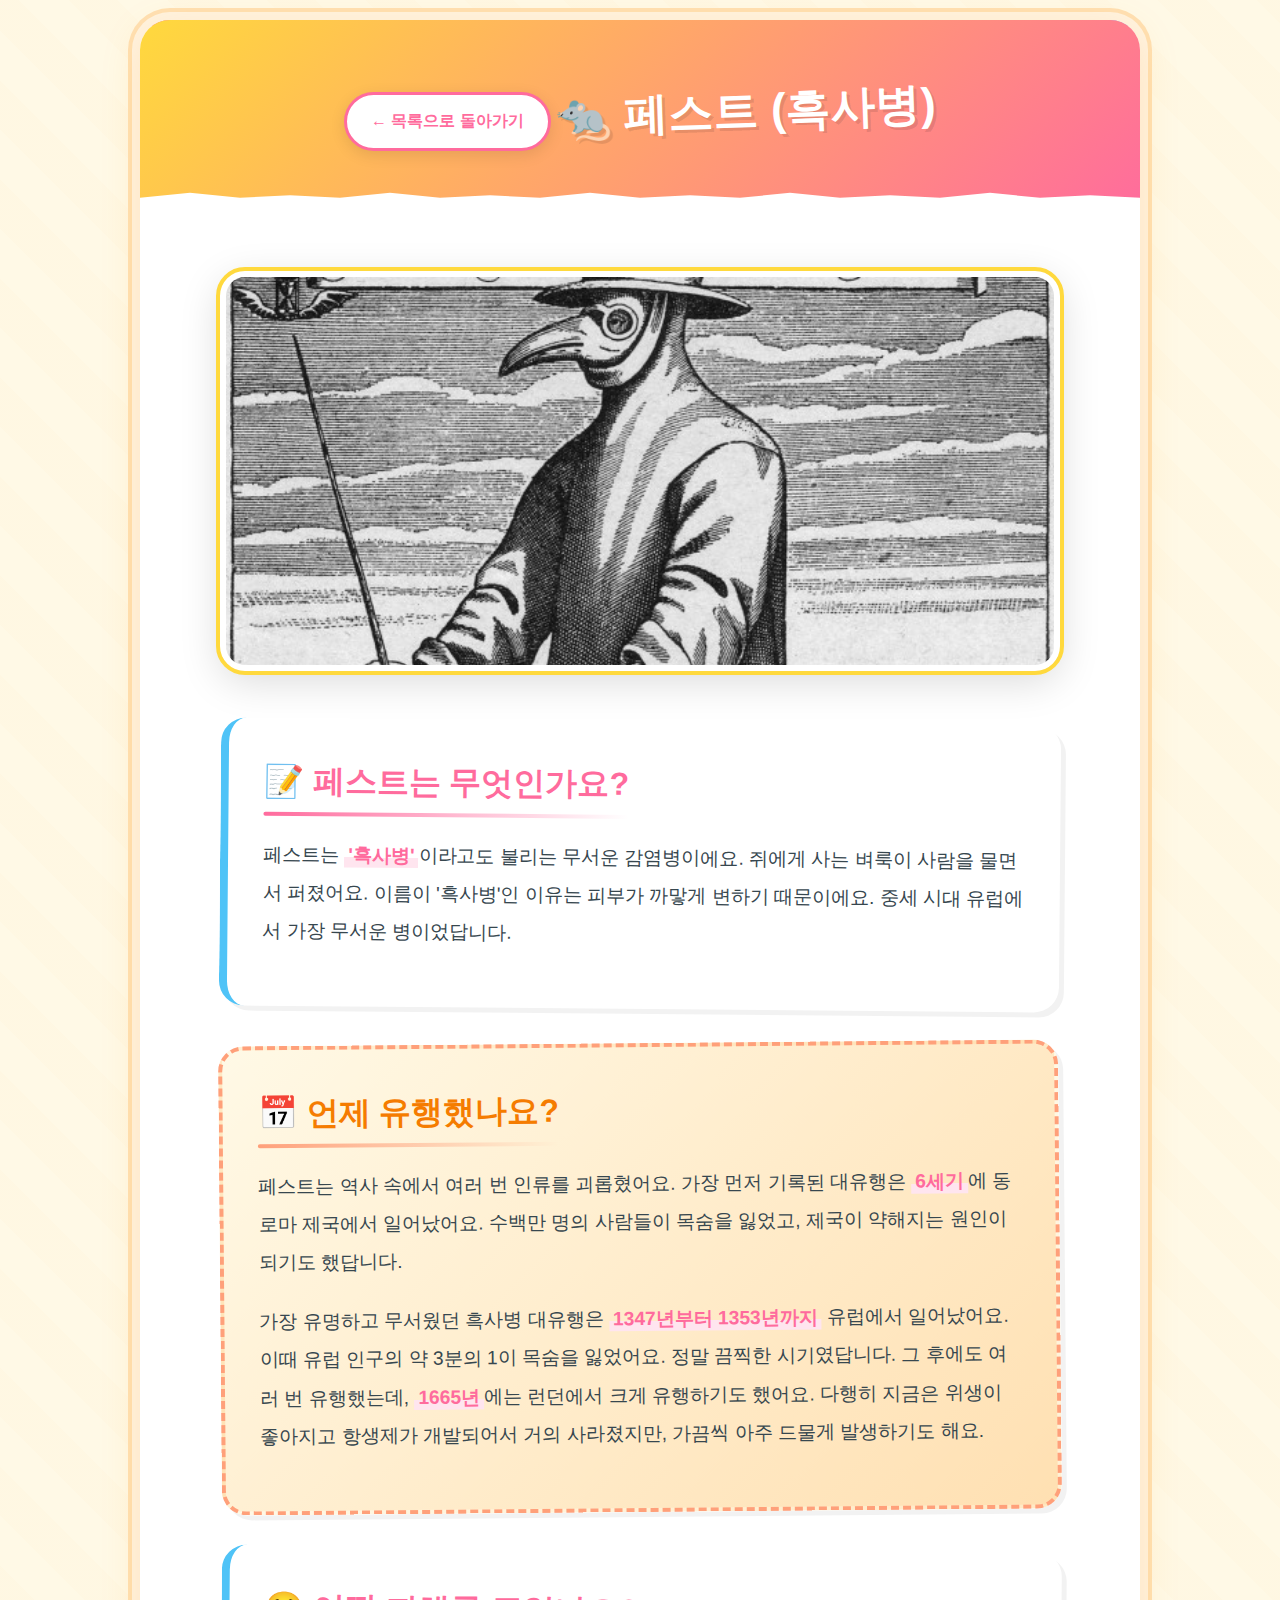
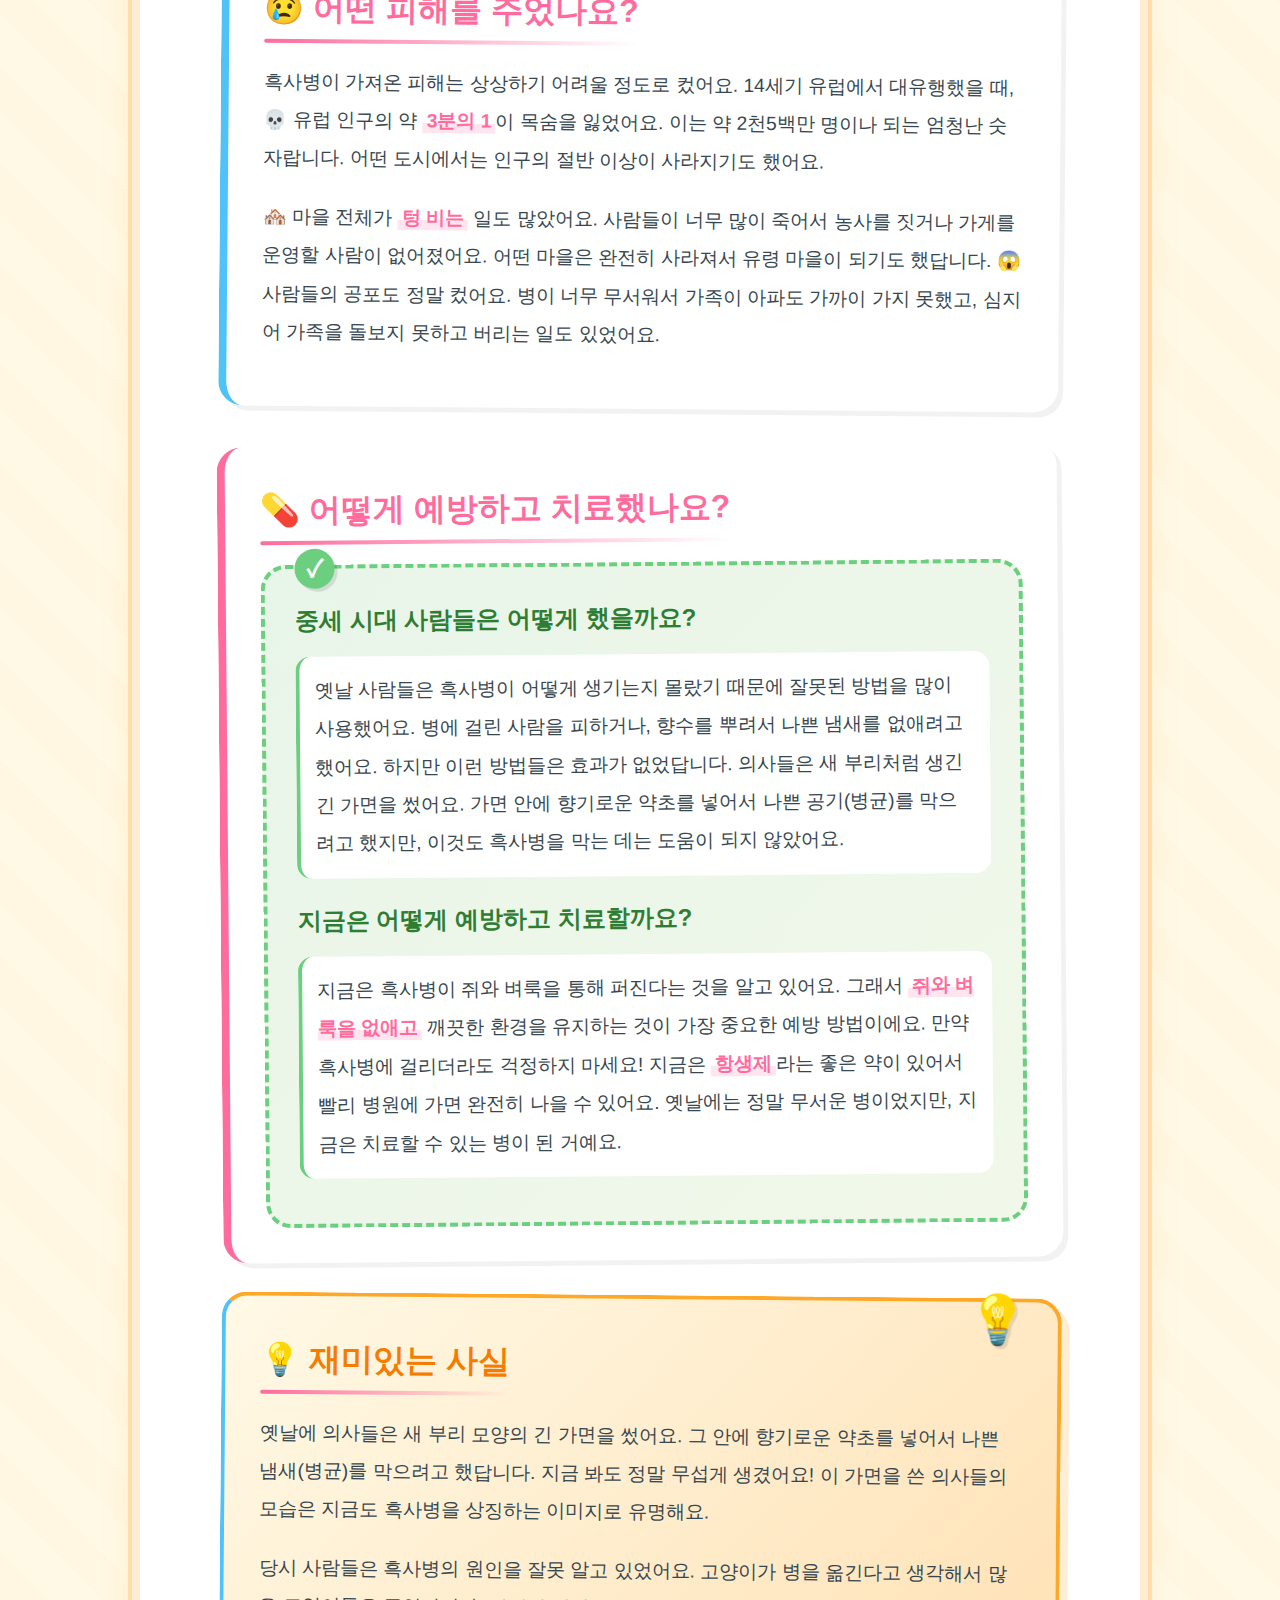
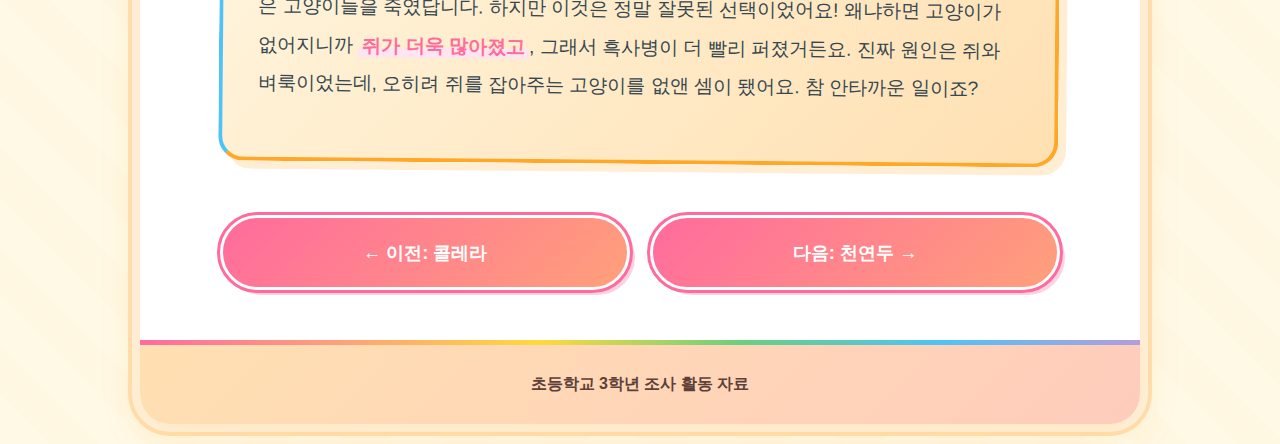
<file: plague.html>
<!DOCTYPE html>
<html lang="ko">
<head>
    <meta charset="UTF-8">
    <meta name="viewport" content="width=device-width, initial-scale=1.0">
    <title>페스트 - 감염병 조사하기</title>
    <link rel="stylesheet" href="styles.css">
</head>
<body>
    <div class="container">
        <header>
            <a href="index.html" class="back-button">← 목록으로 돌아가기</a>
            <h1>🐀 페스트 (흑사병)</h1>
        </header>

        <main class="detail-page">
            <section class="disease-image">
                <img src="흑사병.JPG" alt="쥐" class="main-image">
            </section>

            <section class="content-section">
                <h2>📝 페스트는 무엇인가요?</h2>
                <p>
                    페스트는 <strong>'흑사병'</strong>이라고도 불리는 무서운 감염병이에요.
                    쥐에게 사는 벼룩이 사람을 물면서 퍼졌어요.
                    이름이 '흑사병'인 이유는 피부가 까맣게 변하기 때문이에요.
                    중세 시대 유럽에서 가장 무서운 병이었답니다.
                </p>
            </section>

            <section class="content-section highlight">
                <h2>📅 언제 유행했나요?</h2>
                <p>
                    페스트는 역사 속에서 여러 번 인류를 괴롭혔어요. 가장 먼저 기록된 대유행은 <strong>6세기</strong>에 동로마 제국에서 일어났어요.
                    수백만 명의 사람들이 목숨을 잃었고, 제국이 약해지는 원인이 되기도 했답니다.
                </p>
                <p>
                    가장 유명하고 무서웠던 흑사병 대유행은 <strong>1347년부터 1353년까지</strong> 유럽에서 일어났어요.
                    이때 유럽 인구의 약 3분의 1이 목숨을 잃었어요. 정말 끔찍한 시기였답니다.
                    그 후에도 여러 번 유행했는데, <strong>1665년</strong>에는 런던에서 크게 유행하기도 했어요.
                    다행히 지금은 위생이 좋아지고 항생제가 개발되어서 거의 사라졌지만, 가끔씩 아주 드물게 발생하기도 해요.
                </p>
            </section>

            <section class="content-section">
                <h2>😢 어떤 피해를 주었나요?</h2>
                <p>
                    흑사병이 가져온 피해는 상상하기 어려울 정도로 컸어요. 14세기 유럽에서 대유행했을 때,
                    💀 유럽 인구의 약 <strong>3분의 1</strong>이 목숨을 잃었어요. 이는 약 2천5백만 명이나 되는 엄청난 숫자랍니다.
                    어떤 도시에서는 인구의 절반 이상이 사라지기도 했어요.
                </p>
                <p>
                    🏘️ 마을 전체가 <strong>텅 비는</strong> 일도 많았어요. 사람들이 너무 많이 죽어서 농사를 짓거나 가게를 운영할 사람이 없어졌어요.
                    어떤 마을은 완전히 사라져서 유령 마을이 되기도 했답니다.
                    😱 사람들의 공포도 정말 컸어요. 병이 너무 무서워서 가족이 아파도 가까이 가지 못했고,
                    심지어 가족을 돌보지 못하고 버리는 일도 있었어요.
                </p>
            </section>

            <section class="content-section">
                <h2>💊 어떻게 예방하고 치료했나요?</h2>
                <div class="prevention-box">
                    <h3>중세 시대 사람들은 어떻게 했을까요?</h3>
                    <p>
                        옛날 사람들은 흑사병이 어떻게 생기는지 몰랐기 때문에 잘못된 방법을 많이 사용했어요.
                        병에 걸린 사람을 피하거나, 향수를 뿌려서 나쁜 냄새를 없애려고 했어요. 하지만 이런 방법들은 효과가 없었답니다.
                        의사들은 새 부리처럼 생긴 긴 가면을 썼어요. 가면 안에 향기로운 약초를 넣어서 나쁜 공기(병균)를 막으려고 했지만,
                        이것도 흑사병을 막는 데는 도움이 되지 않았어요.
                    </p>
                    <h3>지금은 어떻게 예방하고 치료할까요?</h3>
                    <p>
                        지금은 흑사병이 쥐와 벼룩을 통해 퍼진다는 것을 알고 있어요. 그래서 <strong>쥐와 벼룩을 없애고</strong>
                        깨끗한 환경을 유지하는 것이 가장 중요한 예방 방법이에요.
                        만약 흑사병에 걸리더라도 걱정하지 마세요! 지금은 <strong>항생제</strong>라는 좋은 약이 있어서 빨리 병원에 가면 완전히 나을 수 있어요.
                        옛날에는 정말 무서운 병이었지만, 지금은 치료할 수 있는 병이 된 거예요.
                    </p>
                </div>
            </section>

            <section class="content-section fun-fact">
                <h2>💡 재미있는 사실</h2>
                <p>
                    옛날에 의사들은 새 부리 모양의 긴 가면을 썼어요. 그 안에 향기로운 약초를 넣어서
                    나쁜 냄새(병균)를 막으려고 했답니다. 지금 봐도 정말 무섭게 생겼어요!
                    이 가면을 쓴 의사들의 모습은 지금도 흑사병을 상징하는 이미지로 유명해요.
                </p>
                <p>
                    당시 사람들은 흑사병의 원인을 잘못 알고 있었어요. 고양이가 병을 옮긴다고 생각해서
                    많은 고양이들을 죽였답니다. 하지만 이것은 정말 잘못된 선택이었어요!
                    왜냐하면 고양이가 없어지니까 <strong>쥐가 더욱 많아졌고</strong>, 그래서 흑사병이 더 빨리 퍼졌거든요.
                    진짜 원인은 쥐와 벼룩이었는데, 오히려 쥐를 잡아주는 고양이를 없앤 셈이 됐어요. 참 안타까운 일이죠?
                </p>
            </section>

            <div class="navigation">
                <a href="cholera.html" class="nav-button">← 이전: 콜레라</a>
                <a href="smallpox.html" class="nav-button">다음: 천연두 →</a>
            </div>
        </main>

        <footer>
            <p>초등학교 3학년 조사 활동 자료</p>
        </footer>
    </div>
</body>
</html>
</file>
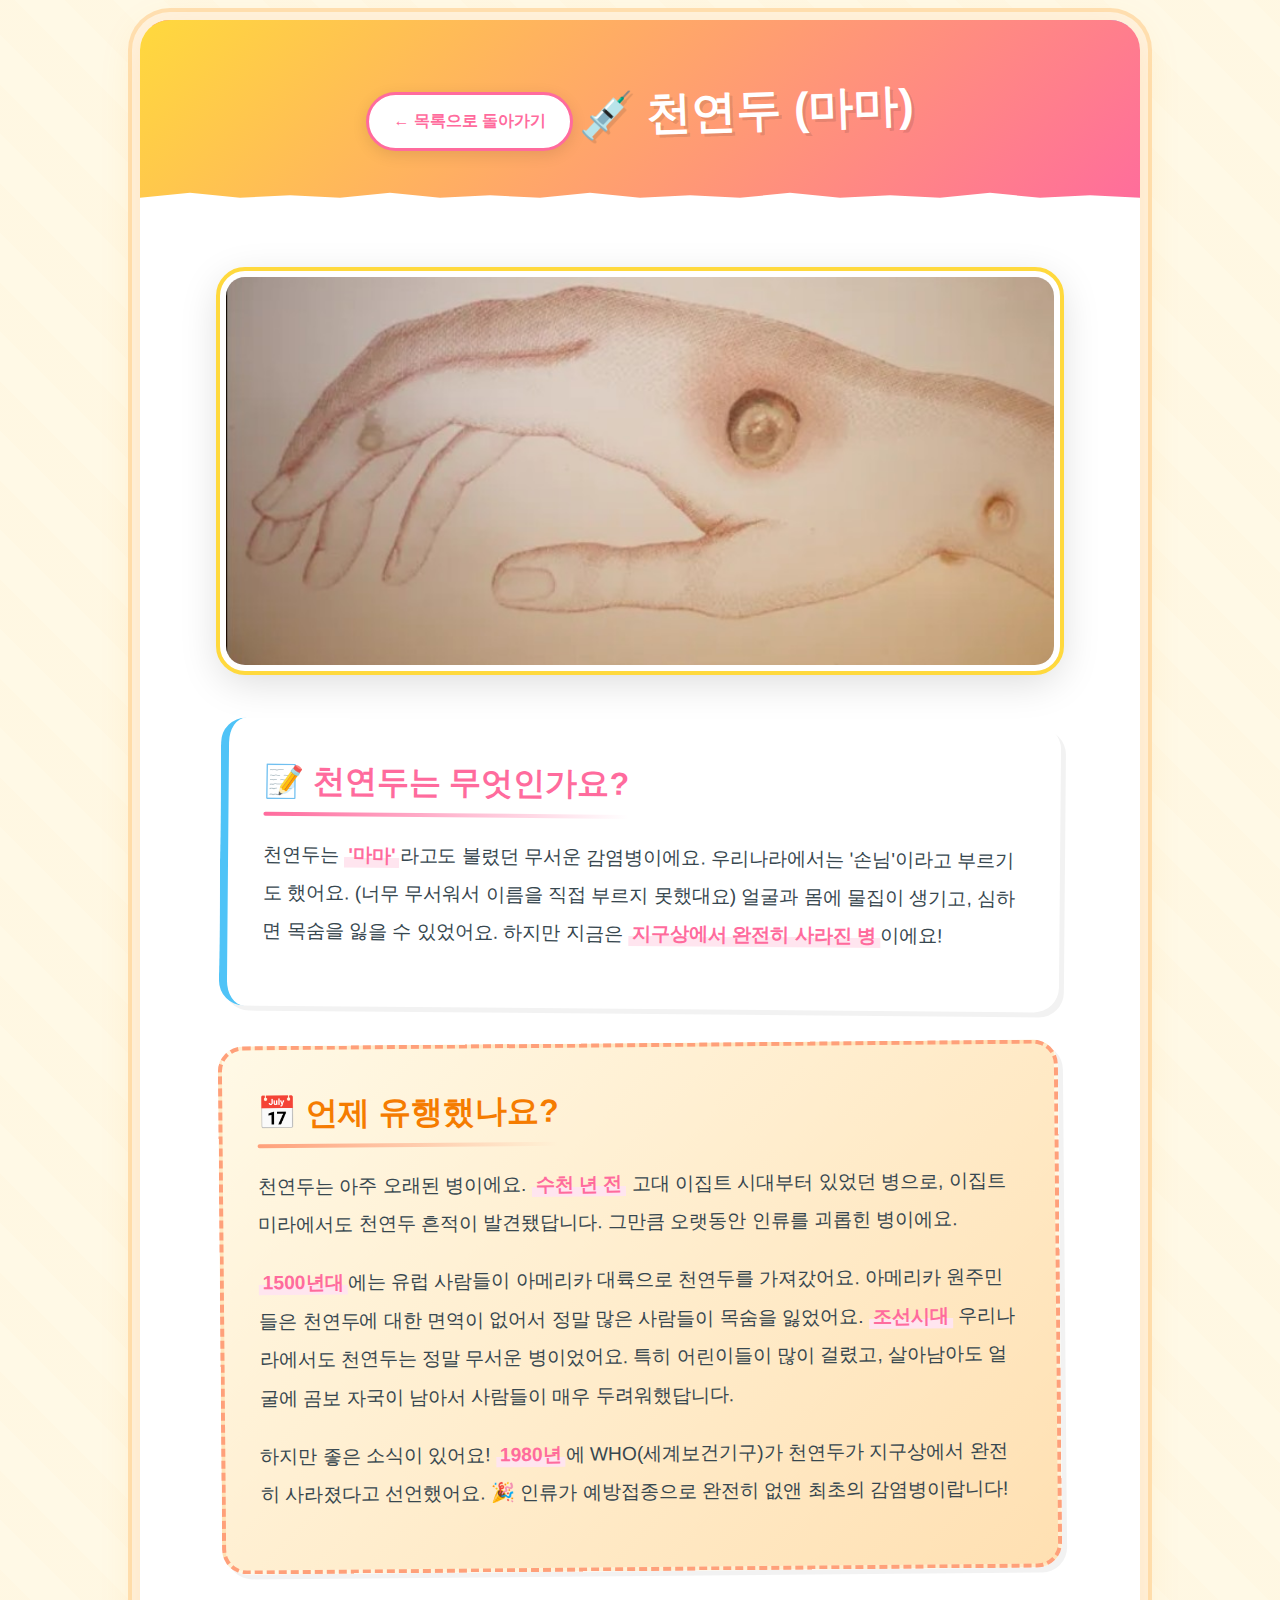
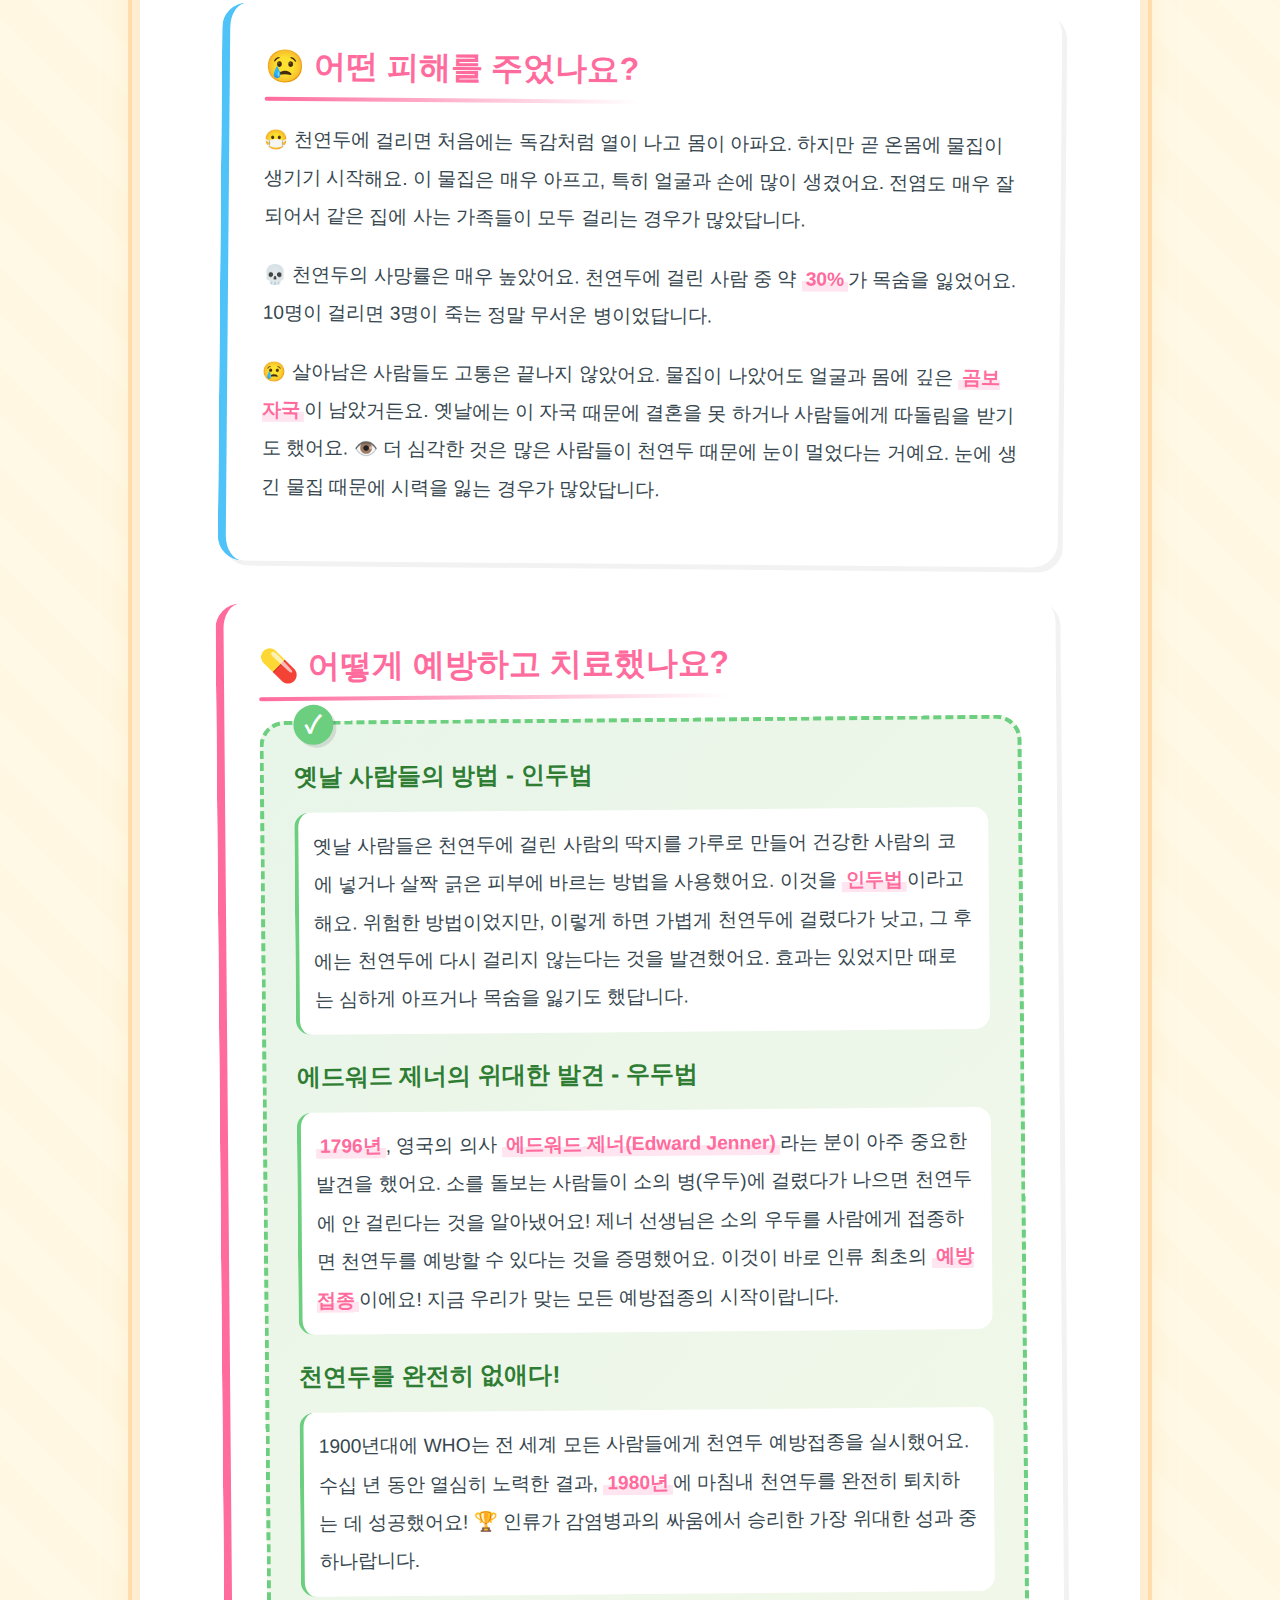
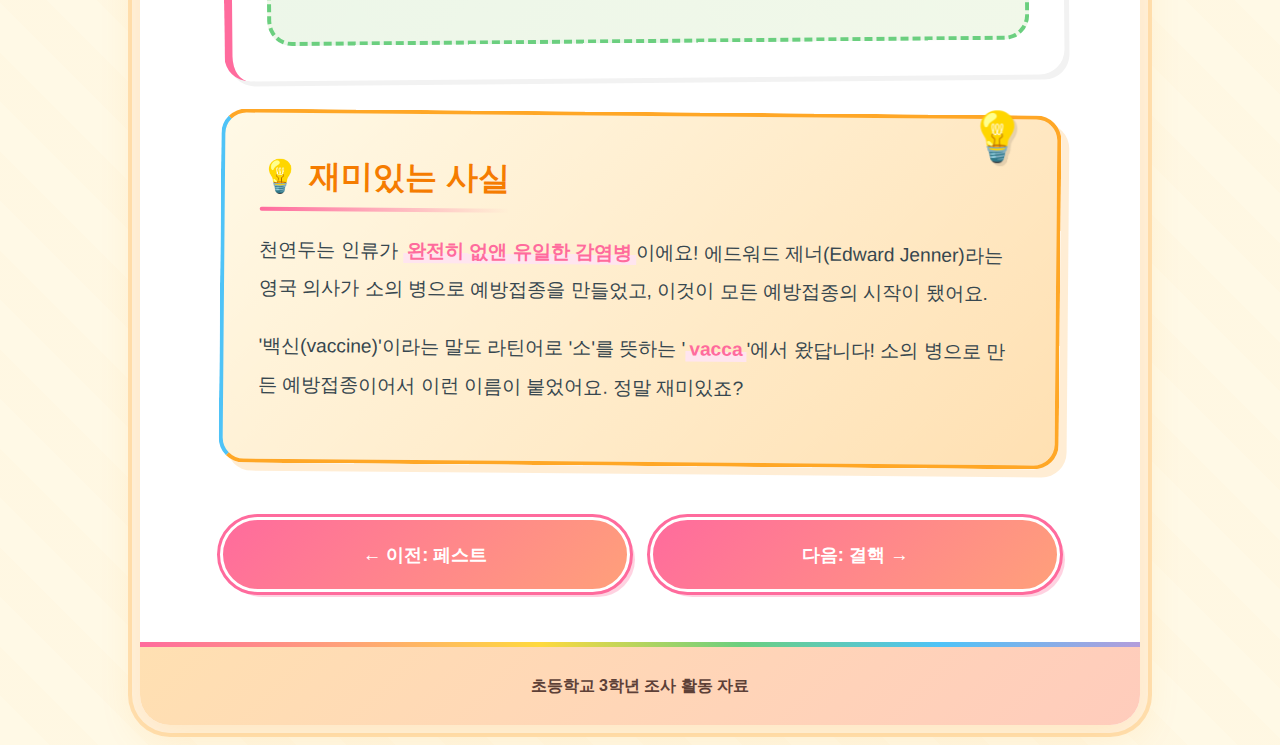
<file: smallpox.html>
<!DOCTYPE html>
<html lang="ko">
<head>
    <meta charset="UTF-8">
    <meta name="viewport" content="width=device-width, initial-scale=1.0">
    <title>천연두 - 감염병 조사하기</title>
    <link rel="stylesheet" href="styles.css">
</head>
<body>
    <div class="container">
        <header>
            <a href="index.html" class="back-button">← 목록으로 돌아가기</a>
            <h1>💉 천연두 (마마)</h1>
        </header>

        <main class="detail-page">
            <section class="disease-image">
                <img src="천연두.jpg" alt="예방접종 주사" class="main-image">
            </section>

            <section class="content-section">
                <h2>📝 천연두는 무엇인가요?</h2>
                <p>
                    천연두는 <strong>'마마'</strong>라고도 불렸던 무서운 감염병이에요.
                    우리나라에서는 '손님'이라고 부르기도 했어요. (너무 무서워서 이름을 직접 부르지 못했대요)
                    얼굴과 몸에 물집이 생기고, 심하면 목숨을 잃을 수 있었어요.
                    하지만 지금은 <strong>지구상에서 완전히 사라진 병</strong>이에요!
                </p>
            </section>

            <section class="content-section highlight">
                <h2>📅 언제 유행했나요?</h2>
                <p>
                    천연두는 아주 오래된 병이에요. <strong>수천 년 전</strong> 고대 이집트 시대부터 있었던 병으로,
                    이집트 미라에서도 천연두 흔적이 발견됐답니다. 그만큼 오랫동안 인류를 괴롭힌 병이에요.
                </p>
                <p>
                    <strong>1500년대</strong>에는 유럽 사람들이 아메리카 대륙으로 천연두를 가져갔어요.
                    아메리카 원주민들은 천연두에 대한 면역이 없어서 정말 많은 사람들이 목숨을 잃었어요.
                    <strong>조선시대</strong> 우리나라에서도 천연두는 정말 무서운 병이었어요. 특히 어린이들이 많이 걸렸고,
                    살아남아도 얼굴에 곰보 자국이 남아서 사람들이 매우 두려워했답니다.
                </p>
                <p>
                    하지만 좋은 소식이 있어요! <strong>1980년</strong>에 WHO(세계보건기구)가 천연두가 지구상에서
                    완전히 사라졌다고 선언했어요. 🎉 인류가 예방접종으로 완전히 없앤 최초의 감염병이랍니다!
                </p>
            </section>

            <section class="content-section">
                <h2>😢 어떤 피해를 주었나요?</h2>
                <p>
                    😷 천연두에 걸리면 처음에는 독감처럼 열이 나고 몸이 아파요. 하지만 곧 온몸에 물집이 생기기 시작해요.
                    이 물집은 매우 아프고, 특히 얼굴과 손에 많이 생겼어요. 전염도 매우 잘 되어서 같은 집에 사는 가족들이
                    모두 걸리는 경우가 많았답니다.
                </p>
                <p>
                    💀 천연두의 사망률은 매우 높았어요. 천연두에 걸린 사람 중 약 <strong>30%</strong>가 목숨을 잃었어요.
                    10명이 걸리면 3명이 죽는 정말 무서운 병이었답니다.
                </p>
                <p>
                    😢 살아남은 사람들도 고통은 끝나지 않았어요. 물집이 나았어도 얼굴과 몸에 깊은 <strong>곰보 자국</strong>이 남았거든요.
                    옛날에는 이 자국 때문에 결혼을 못 하거나 사람들에게 따돌림을 받기도 했어요.
                    👁️ 더 심각한 것은 많은 사람들이 천연두 때문에 눈이 멀었다는 거예요. 눈에 생긴 물집 때문에 시력을 잃는 경우가 많았답니다.
                </p>
            </section>

            <section class="content-section">
                <h2>💊 어떻게 예방하고 치료했나요?</h2>
                <div class="prevention-box">
                    <h3>옛날 사람들의 방법 - 인두법</h3>
                    <p>
                        옛날 사람들은 천연두에 걸린 사람의 딱지를 가루로 만들어 건강한 사람의 코에 넣거나 살짝 긁은 피부에 바르는 방법을 사용했어요.
                        이것을 <strong>인두법</strong>이라고 해요. 위험한 방법이었지만, 이렇게 하면 가볍게 천연두에 걸렸다가 낫고,
                        그 후에는 천연두에 다시 걸리지 않는다는 것을 발견했어요. 효과는 있었지만 때로는 심하게 아프거나 목숨을 잃기도 했답니다.
                    </p>
                    <h3>에드워드 제너의 위대한 발견 - 우두법</h3>
                    <p>
                        <strong>1796년</strong>, 영국의 의사 <strong>에드워드 제너(Edward Jenner)</strong>라는 분이 아주 중요한 발견을 했어요.
                        소를 돌보는 사람들이 소의 병(우두)에 걸렸다가 나으면 천연두에 안 걸린다는 것을 알아냈어요!
                        제너 선생님은 소의 우두를 사람에게 접종하면 천연두를 예방할 수 있다는 것을 증명했어요.
                        이것이 바로 인류 최초의 <strong>예방접종</strong>이에요! 지금 우리가 맞는 모든 예방접종의 시작이랍니다.
                    </p>
                    <h3>천연두를 완전히 없애다!</h3>
                    <p>
                        1900년대에 WHO는 전 세계 모든 사람들에게 천연두 예방접종을 실시했어요.
                        수십 년 동안 열심히 노력한 결과, <strong>1980년</strong>에 마침내 천연두를 완전히 퇴치하는 데 성공했어요! 🏆
                        인류가 감염병과의 싸움에서 승리한 가장 위대한 성과 중 하나랍니다.
                    </p>
                </div>
            </section>

            <section class="content-section fun-fact">
                <h2>💡 재미있는 사실</h2>
                <p>
                    천연두는 인류가 <strong>완전히 없앤 유일한 감염병</strong>이에요!
                    에드워드 제너(Edward Jenner)라는 영국 의사가 소의 병으로 예방접종을 만들었고,
                    이것이 모든 예방접종의 시작이 됐어요.
                </p>
                <p>
                    '백신(vaccine)'이라는 말도 라틴어로 '소'를 뜻하는 '<strong>vacca</strong>'에서 왔답니다!
                    소의 병으로 만든 예방접종이어서 이런 이름이 붙었어요. 정말 재미있죠?
                </p>
            </section>

            <div class="navigation">
                <a href="plague.html" class="nav-button">← 이전: 페스트</a>
                <a href="tuberculosis.html" class="nav-button">다음: 결핵 →</a>
            </div>
        </main>

        <footer>
            <p>초등학교 3학년 조사 활동 자료</p>
        </footer>
    </div>
</body>
</html>
</file>
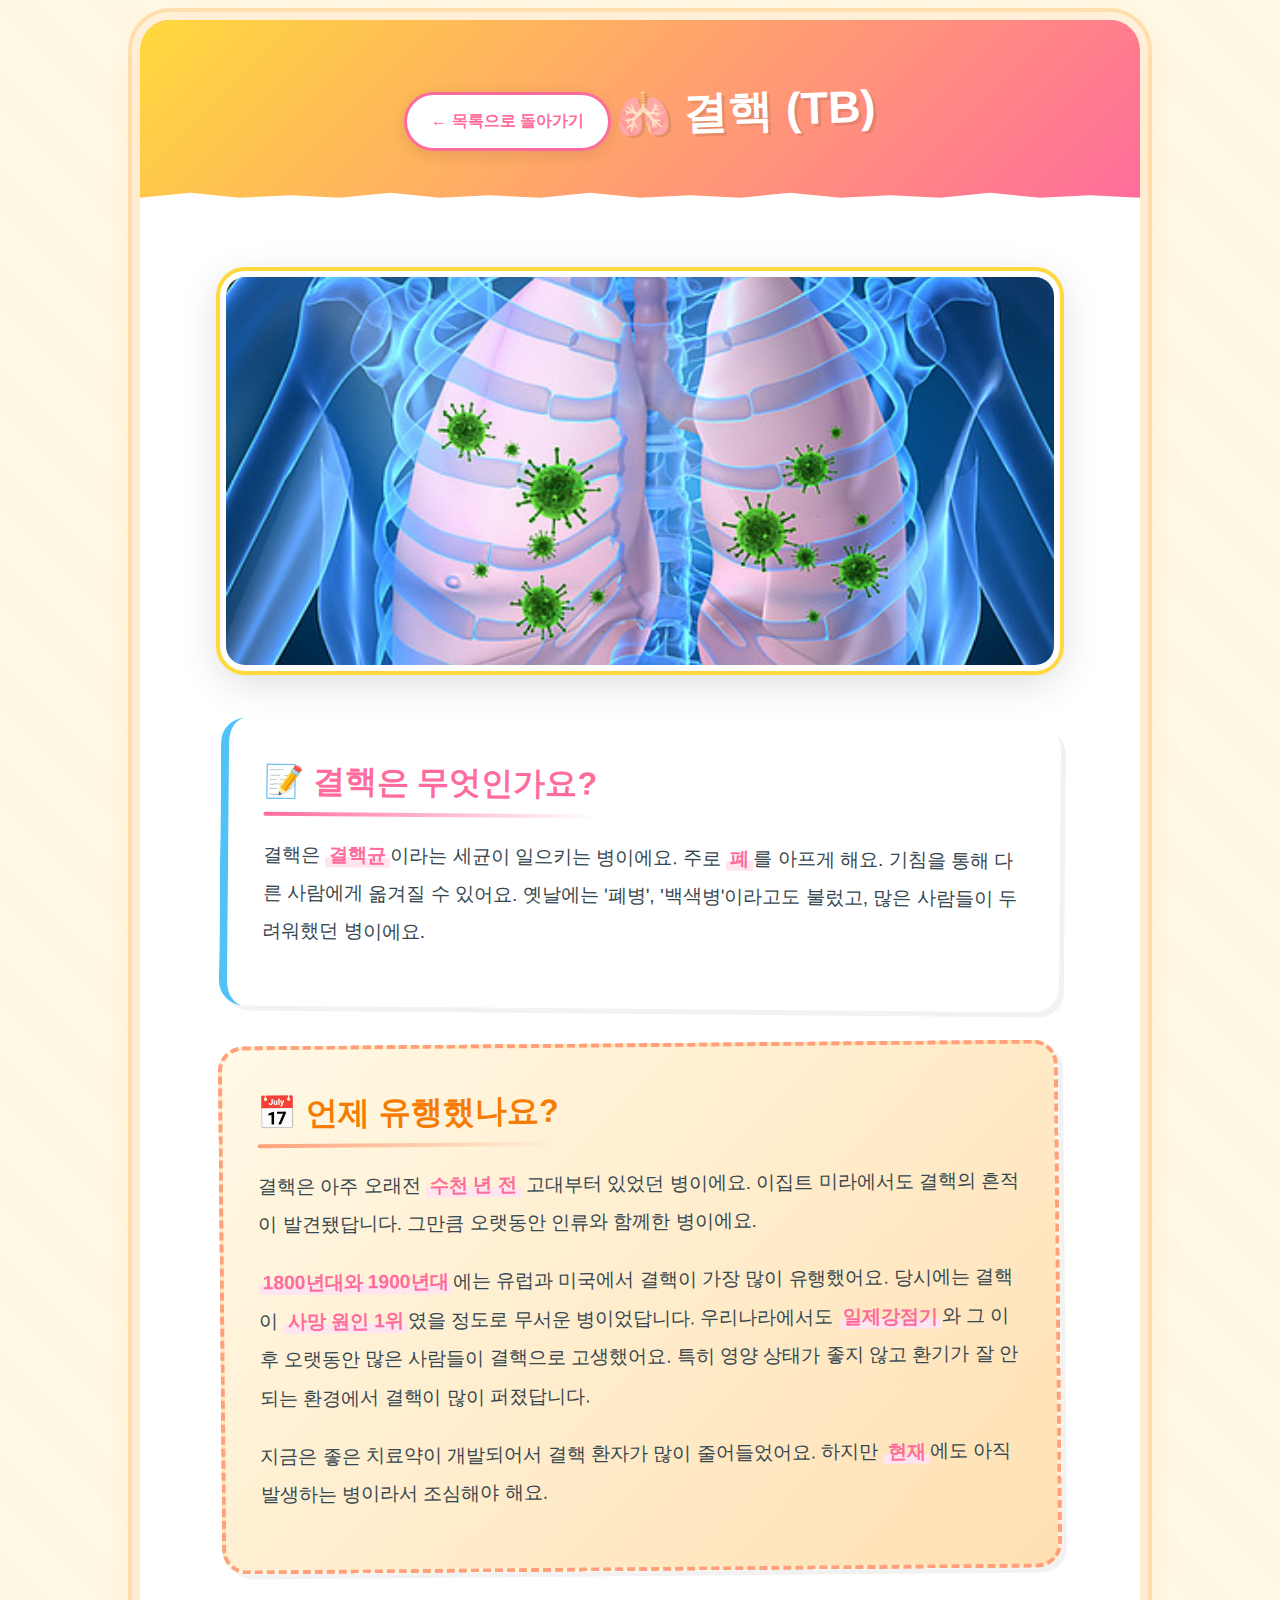
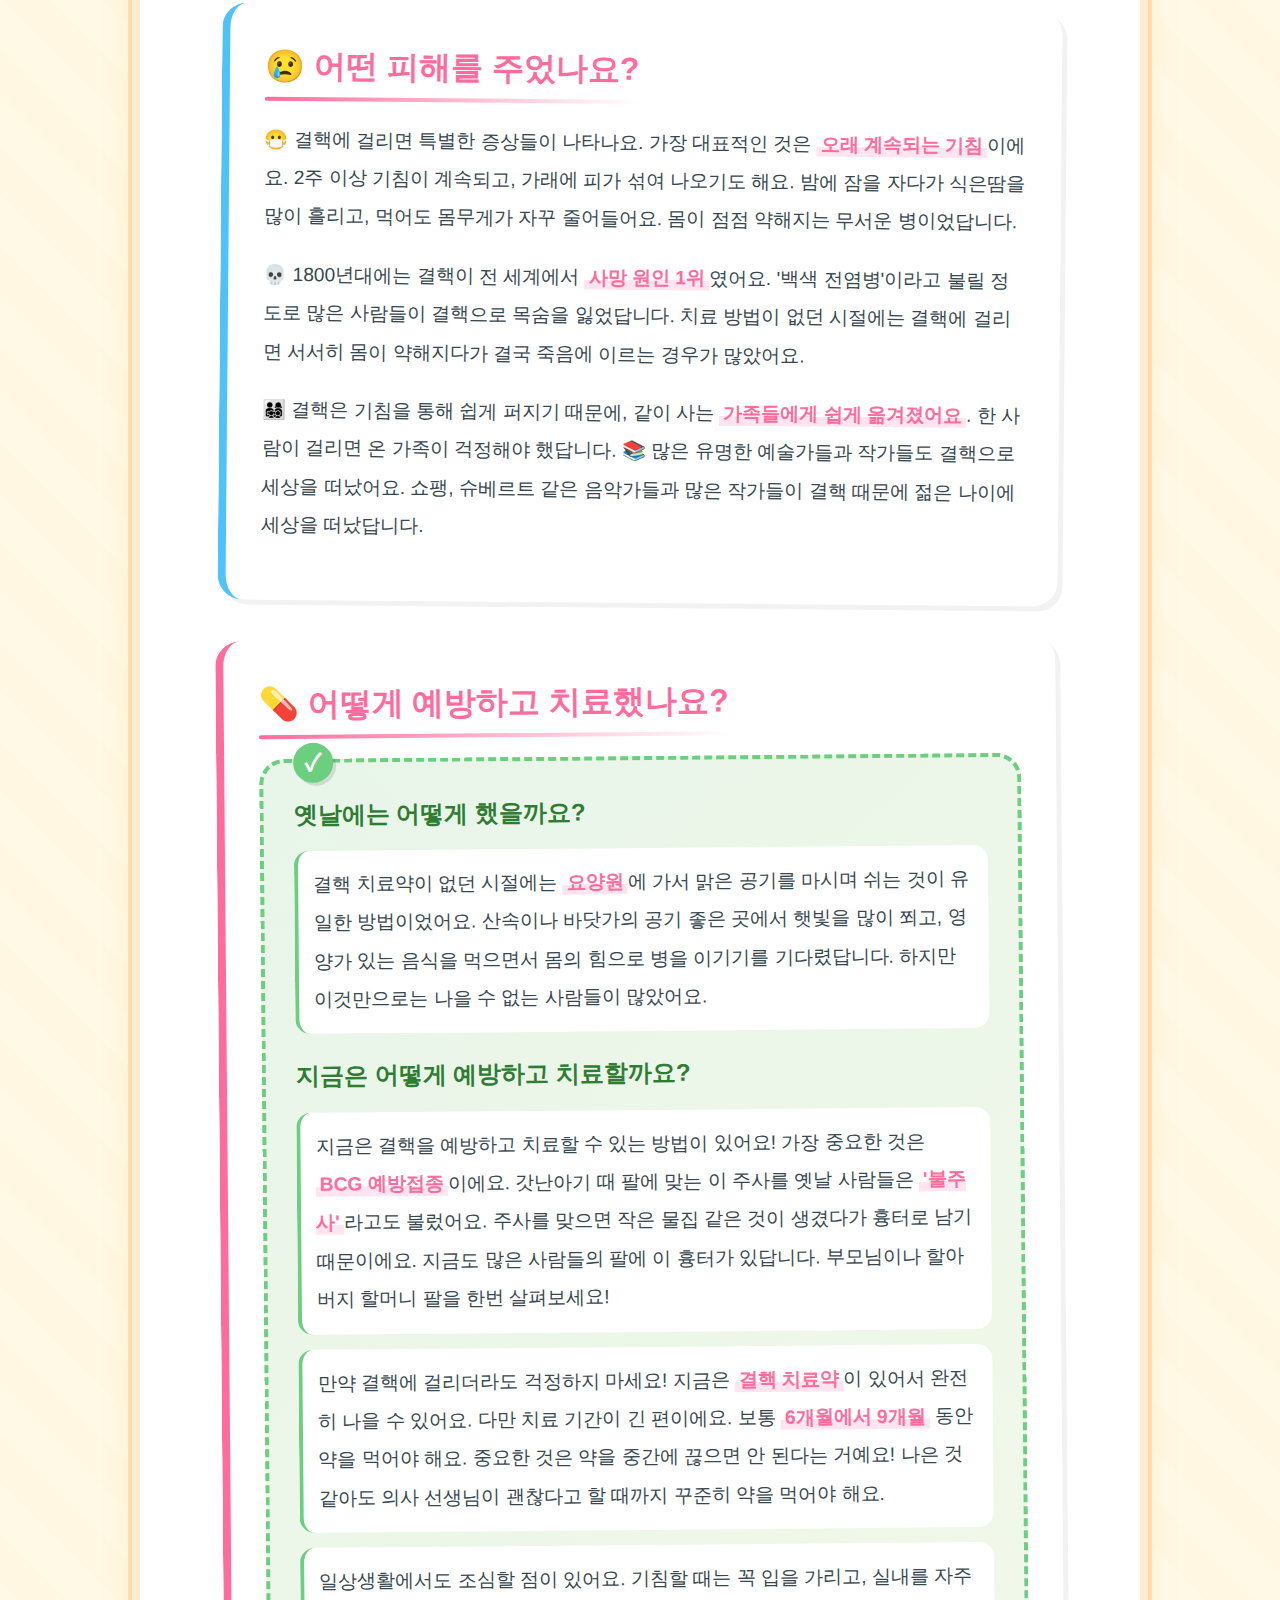
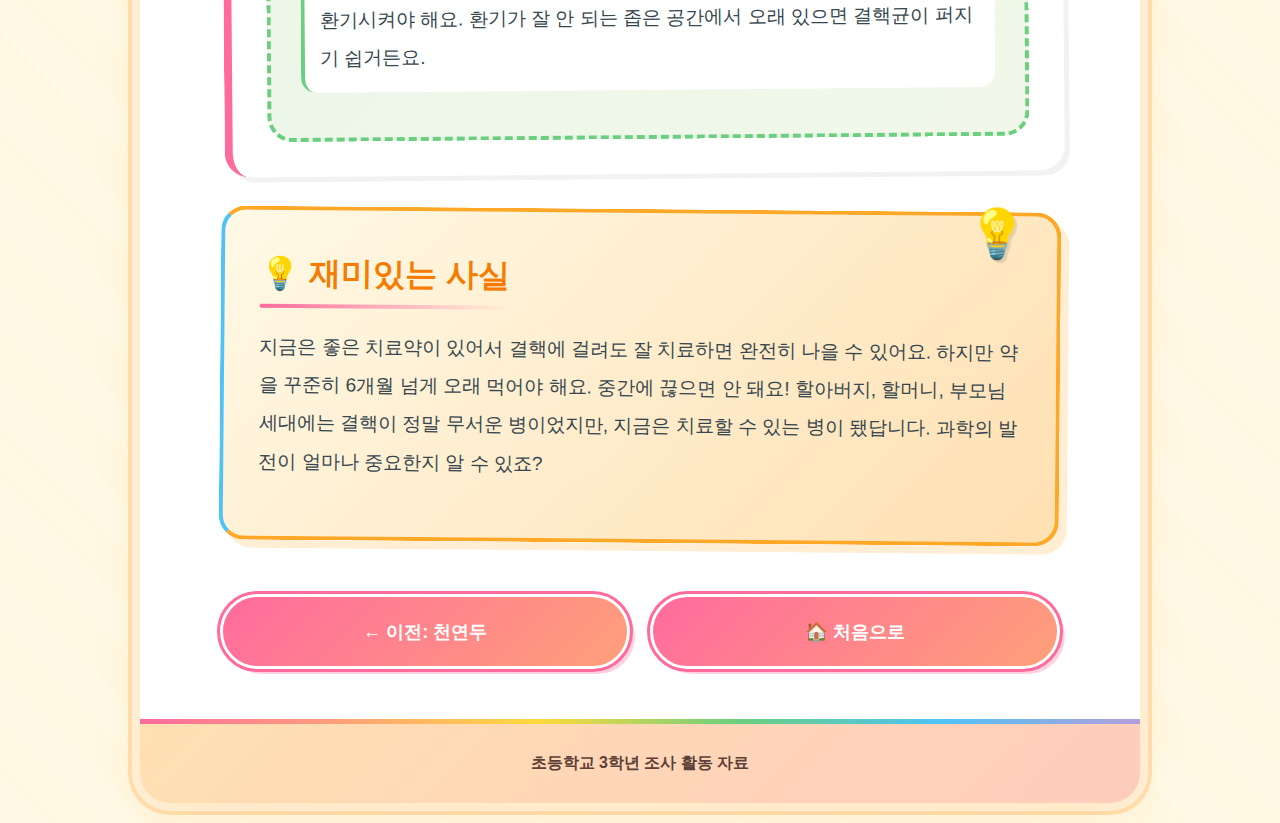
<file: tuberculosis.html>
<!DOCTYPE html>
<html lang="ko">
<head>
    <meta charset="UTF-8">
    <meta name="viewport" content="width=device-width, initial-scale=1.0">
    <title>결핵 - 감염병 조사하기</title>
    <link rel="stylesheet" href="styles.css">
</head>
<body>
    <div class="container">
        <header>
            <a href="index.html" class="back-button">← 목록으로 돌아가기</a>
            <h1>🫁 결핵 (TB)</h1>
        </header>

        <main class="detail-page">
            <section class="disease-image">
                <img src="결핵.jpg" alt="엑스레이와 폐" class="main-image">
            </section>

            <section class="content-section">
                <h2>📝 결핵은 무엇인가요?</h2>
                <p>
                    결핵은 <strong>결핵균</strong>이라는 세균이 일으키는 병이에요.
                    주로 <strong>폐</strong>를 아프게 해요. 기침을 통해 다른 사람에게 옮겨질 수 있어요.
                    옛날에는 '폐병', '백색병'이라고도 불렀고, 많은 사람들이 두려워했던 병이에요.
                </p>
            </section>

            <section class="content-section highlight">
                <h2>📅 언제 유행했나요?</h2>
                <p>
                    결핵은 아주 오래전 <strong>수천 년 전</strong> 고대부터 있었던 병이에요. 이집트 미라에서도 결핵의 흔적이 발견됐답니다.
                    그만큼 오랫동안 인류와 함께한 병이에요.
                </p>
                <p>
                    <strong>1800년대와 1900년대</strong>에는 유럽과 미국에서 결핵이 가장 많이 유행했어요.
                    당시에는 결핵이 <strong>사망 원인 1위</strong>였을 정도로 무서운 병이었답니다.
                    우리나라에서도 <strong>일제강점기</strong>와 그 이후 오랫동안 많은 사람들이 결핵으로 고생했어요.
                    특히 영양 상태가 좋지 않고 환기가 잘 안 되는 환경에서 결핵이 많이 퍼졌답니다.
                </p>
                <p>
                    지금은 좋은 치료약이 개발되어서 결핵 환자가 많이 줄어들었어요.
                    하지만 <strong>현재</strong>에도 아직 발생하는 병이라서 조심해야 해요.
                </p>
            </section>

            <section class="content-section">
                <h2>😢 어떤 피해를 주었나요?</h2>
                <p>
                    😷 결핵에 걸리면 특별한 증상들이 나타나요. 가장 대표적인 것은 <strong>오래 계속되는 기침</strong>이에요.
                    2주 이상 기침이 계속되고, 가래에 피가 섞여 나오기도 해요. 밤에 잠을 자다가 식은땀을 많이 흘리고,
                    먹어도 몸무게가 자꾸 줄어들어요. 몸이 점점 약해지는 무서운 병이었답니다.
                </p>
                <p>
                    💀 1800년대에는 결핵이 전 세계에서 <strong>사망 원인 1위</strong>였어요. '백색 전염병'이라고 불릴 정도로
                    많은 사람들이 결핵으로 목숨을 잃었답니다. 치료 방법이 없던 시절에는 결핵에 걸리면 서서히 몸이 약해지다가
                    결국 죽음에 이르는 경우가 많았어요.
                </p>
                <p>
                    👨‍👩‍👧‍👦 결핵은 기침을 통해 쉽게 퍼지기 때문에, 같이 사는 <strong>가족들에게 쉽게 옮겨졌어요</strong>.
                    한 사람이 걸리면 온 가족이 걱정해야 했답니다.
                    📚 많은 유명한 예술가들과 작가들도 결핵으로 세상을 떠났어요. 쇼팽, 슈베르트 같은 음악가들과
                    많은 작가들이 결핵 때문에 젊은 나이에 세상을 떠났답니다.
                </p>
            </section>

            <section class="content-section">
                <h2>💊 어떻게 예방하고 치료했나요?</h2>
                <div class="prevention-box">
                    <h3>옛날에는 어떻게 했을까요?</h3>
                    <p>
                        결핵 치료약이 없던 시절에는 <strong>요양원</strong>에 가서 맑은 공기를 마시며 쉬는 것이 유일한 방법이었어요.
                        산속이나 바닷가의 공기 좋은 곳에서 햇빛을 많이 쬐고, 영양가 있는 음식을 먹으면서 몸의 힘으로 병을 이기기를 기다렸답니다.
                        하지만 이것만으로는 나을 수 없는 사람들이 많았어요.
                    </p>
                    <h3>지금은 어떻게 예방하고 치료할까요?</h3>
                    <p>
                        지금은 결핵을 예방하고 치료할 수 있는 방법이 있어요!
                        가장 중요한 것은 <strong>BCG 예방접종</strong>이에요. 갓난아기 때 팔에 맞는 이 주사를 옛날 사람들은
                        <strong>'불주사'</strong>라고도 불렀어요. 주사를 맞으면 작은 물집 같은 것이 생겼다가 흉터로 남기 때문이에요.
                        지금도 많은 사람들의 팔에 이 흉터가 있답니다. 부모님이나 할아버지 할머니 팔을 한번 살펴보세요!
                    </p>
                    <p>
                        만약 결핵에 걸리더라도 걱정하지 마세요! 지금은 <strong>결핵 치료약</strong>이 있어서 완전히 나을 수 있어요.
                        다만 치료 기간이 긴 편이에요. 보통 <strong>6개월에서 9개월</strong> 동안 약을 먹어야 해요.
                        중요한 것은 약을 중간에 끊으면 안 된다는 거예요! 나은 것 같아도 의사 선생님이 괜찮다고 할 때까지 꾸준히 약을 먹어야 해요.
                    </p>
                    <p>
                        일상생활에서도 조심할 점이 있어요. 기침할 때는 꼭 입을 가리고, 실내를 자주 환기시켜야 해요.
                        환기가 잘 안 되는 좁은 공간에서 오래 있으면 결핵균이 퍼지기 쉽거든요.
                    </p>
                </div>
            </section>

            <section class="content-section fun-fact">
                <h2>💡 재미있는 사실</h2>
                <p>
                    지금은 좋은 치료약이 있어서 결핵에 걸려도 잘 치료하면 완전히 나을 수 있어요.
                    하지만 약을 꾸준히 6개월 넘게 오래 먹어야 해요. 중간에 끊으면 안 돼요!
                    할아버지, 할머니, 부모님 세대에는 결핵이 정말 무서운 병이었지만,
                    지금은 치료할 수 있는 병이 됐답니다. 과학의 발전이 얼마나 중요한지 알 수 있죠?
                </p>
            </section>

            <div class="navigation">
                <a href="smallpox.html" class="nav-button">← 이전: 천연두</a>
                <a href="index.html" class="nav-button">🏠 처음으로</a>
            </div>
        </main>

        <footer>
            <p>초등학교 3학년 조사 활동 자료</p>
        </footer>
    </div>
</body>
</html>
</file>
<file: styles.css>
/* 전체 기본 설정 */
* {
    margin: 0;
    padding: 0;
    box-sizing: border-box;
}

body {
    font-family: 'Malgun Gothic', '맑은 고딕', Arial, sans-serif;
    line-height: 1.8;
    color: #2c3e50;
    background: #FFF9E6;
    background-image:
        repeating-linear-gradient(45deg, transparent, transparent 35px, rgba(255,200,124,.03) 35px, rgba(255,200,124,.03) 70px);
    min-height: 100vh;
    padding: 20px;
}

/* 컨테이너 */
.container {
    max-width: 1000px;
    margin: 0 auto;
    background: white;
    border-radius: 30px;
    box-shadow:
        0 10px 40px rgba(255,152,0,0.15),
        0 0 0 8px #FFF3E0,
        0 0 0 12px #FFE0B2;
    overflow: hidden;
    position: relative;
}

.container::before {
    content: '';
    position: absolute;
    top: 0;
    left: 0;
    right: 0;
    height: 6px;
    background: linear-gradient(90deg,
        #FF6B9D 0%,
        #FFA07A 20%,
        #FFD93D 40%,
        #6BCF7F 60%,
        #4FC3F7 80%,
        #B39DDB 100%);
}

/* 헤더 */
header {
    background: linear-gradient(135deg, #FFD93D 0%, #FF6B9D 100%);
    color: white;
    padding: 50px 30px;
    text-align: center;
    position: relative;
    overflow: hidden;
}

header::before {
    content: '';
    position: absolute;
    bottom: -2px;
    left: 0;
    right: 0;
    height: 50px;
    background: white;
    clip-path: polygon(0 50%, 5% 40%, 10% 50%, 15% 45%, 20% 50%, 25% 40%, 30% 50%, 35% 45%, 40% 50%, 45% 40%, 50% 50%, 55% 45%, 60% 50%, 65% 40%, 70% 50%, 75% 45%, 80% 50%, 85% 40%, 90% 50%, 95% 45%, 100% 50%, 100% 100%, 0 100%);
}

header h1 {
    font-size: 2.8em;
    margin-bottom: 10px;
    text-shadow: 3px 3px 0px rgba(0,0,0,0.1);
    transform: rotate(-2deg);
    display: inline-block;
}

.subtitle {
    font-size: 1.3em;
    opacity: 0.95;
    font-weight: 600;
}

.back-button {
    display: inline-block;
    background: white;
    color: #FF6B9D;
    padding: 12px 24px;
    text-decoration: none;
    border-radius: 50px;
    margin-bottom: 20px;
    transition: all 0.3s;
    font-size: 1em;
    font-weight: bold;
    box-shadow: 0 4px 15px rgba(0,0,0,0.1);
    border: 3px solid #FF6B9D;
}

.back-button:hover {
    background: #FF6B9D;
    color: white;
    transform: translateY(-3px) scale(1.05);
    box-shadow: 0 6px 20px rgba(255,107,157,0.4);
}

/* 메인 콘텐츠 */
main {
    padding: 50px 30px;
}

/* 소개 섹션 */
.intro {
    background: linear-gradient(135deg, #E3F2FD 0%, #F3E5F5 100%);
    padding: 35px;
    border-radius: 25px;
    margin-bottom: 50px;
    border: 4px dashed #4FC3F7;
    position: relative;
    transform: rotate(-1deg);
}

.intro::before {
    content: '📌';
    position: absolute;
    top: -15px;
    right: 30px;
    font-size: 2em;
    transform: rotate(45deg);
}

.intro h2 {
    color: #1976D2;
    font-size: 2em;
    margin-bottom: 15px;
    transform: rotate(1deg);
}

.description {
    font-size: 1.2em;
    line-height: 1.9;
    transform: rotate(1deg);
}

/* 감염병 목록 */
.disease-list {
    margin-bottom: 50px;
}

.disease-list h2 {
    font-size: 2.2em;
    color: #FF6B9D;
    margin-bottom: 15px;
    text-align: center;
    transform: rotate(-1deg);
    display: inline-block;
    width: 100%;
}

.guide {
    text-align: center;
    font-size: 1.2em;
    color: #FF8A65;
    margin-bottom: 40px;
    font-weight: 600;
}

/* 카드 그리드 */
.cards {
    display: grid;
    grid-template-columns: repeat(auto-fit, minmax(280px, 1fr));
    gap: 35px;
    margin-top: 30px;
}

.card {
    background: white;
    border-radius: 20px;
    padding: 30px;
    text-decoration: none;
    color: #2c3e50;
    transition: all 0.4s cubic-bezier(0.175, 0.885, 0.32, 1.275);
    border: 4px solid;
    display: flex;
    flex-direction: column;
    align-items: center;
    text-align: center;
    box-shadow: 8px 8px 0px rgba(0,0,0,0.1);
    position: relative;
    transform: rotate(-2deg);
}

.card::after {
    content: '→';
    position: absolute;
    bottom: 15px;
    right: 20px;
    font-size: 1.5em;
    opacity: 0;
    transition: all 0.3s;
}

.card:hover::after {
    opacity: 1;
    right: 15px;
}

.card:nth-child(even) {
    transform: rotate(2deg);
}

.card:hover {
    transform: rotate(0deg) translateY(-15px) scale(1.05);
    box-shadow: 12px 12px 0px rgba(0,0,0,0.15);
}

.card-icon {
    font-size: 4.5em;
    margin-bottom: 15px;
    filter: drop-shadow(3px 3px 0px rgba(0,0,0,0.1));
}

.card h3 {
    font-size: 1.6em;
    margin-bottom: 12px;
    color: #2c3e50;
}

.card p {
    font-size: 1.05em;
    color: #546e7a;
    margin-bottom: 15px;
    flex-grow: 1;
}

.year {
    display: inline-block;
    background: linear-gradient(135deg, #FFD93D 0%, #FFA07A 100%);
    padding: 8px 18px;
    border-radius: 50px;
    font-size: 0.9em;
    color: white;
    font-weight: bold;
    box-shadow: 3px 3px 0px rgba(0,0,0,0.1);
}

/* 각 카드별 색상 */
.card-covid { border-color: #FF6B9D; background: linear-gradient(135deg, #FFF 0%, #FFE5EF 100%); }
.card-flu { border-color: #4FC3F7; background: linear-gradient(135deg, #FFF 0%, #E1F5FE 100%); }
.card-cholera { border-color: #6BCF7F; background: linear-gradient(135deg, #FFF 0%, #E8F5E9 100%); }
.card-plague { border-color: #9575CD; background: linear-gradient(135deg, #FFF 0%, #F3E5F5 100%); }
.card-smallpox { border-color: #FFA07A; background: linear-gradient(135deg, #FFF 0%, #FFF3E0 100%); }
.card-tb { border-color: #FFD93D; background: linear-gradient(135deg, #FFF 0%, #FFFDE7 100%); }

/* 상세 페이지 */
.detail-page {
    max-width: 900px;
    margin: 0 auto;
}

.disease-image {
    margin-bottom: 40px;
    position: relative;
}

.main-image {
    width: 100%;
    height: 400px;
    object-fit: cover;
    border-radius: 25px;
    box-shadow: 0 10px 40px rgba(0,0,0,0.15);
    border: 6px solid white;
    outline: 4px solid #FFD93D;
}

.content-section {
    background: white;
    padding: 35px;
    margin-bottom: 35px;
    border-radius: 25px;
    border-left: 8px solid #FF6B9D;
    box-shadow: 5px 5px 0px rgba(0,0,0,0.05);
    position: relative;
    transform: rotate(-0.5deg);
}

.content-section:nth-child(even) {
    transform: rotate(0.5deg);
    border-left-color: #4FC3F7;
}

.content-section h2 {
    color: #FF6B9D;
    font-size: 2em;
    margin-bottom: 25px;
    display: inline-block;
    position: relative;
}

.content-section h2::after {
    content: '';
    position: absolute;
    bottom: -5px;
    left: 0;
    right: 0;
    height: 4px;
    background: linear-gradient(90deg, #FF6B9D, transparent);
    border-radius: 2px;
}

.content-section p {
    font-size: 1.2em;
    line-height: 2;
    margin-bottom: 20px;
    color: #37474f;
}

.content-section strong {
    color: #FF6B9D;
    font-weight: bold;
    background: linear-gradient(180deg, transparent 60%, #FFE5EF 60%);
    padding: 2px 4px;
}

/* 하이라이트 섹션 */
.highlight {
    background: linear-gradient(135deg, #FFF9E6 0%, #FFE0B2 100%);
    border-left: 8px solid #FFA07A;
    border: 4px solid #FFA07A;
    border-style: dashed;
}

.highlight h2 {
    color: #F57C00;
}

.highlight h2::after {
    background: linear-gradient(90deg, #FFA07A, transparent);
}

/* 영향 그리드 - 스티커 스타일 */
.impact-grid {
    display: grid;
    grid-template-columns: repeat(auto-fit, minmax(200px, 1fr));
    gap: 25px;
    margin-top: 25px;
}

.impact-item {
    background: linear-gradient(135deg, #FFFDE7 0%, #FFF9E6 100%);
    padding: 25px;
    border-radius: 20px;
    text-align: center;
    border: 3px solid #FFD93D;
    box-shadow: 5px 5px 0px rgba(255,193,7,0.3);
    transform: rotate(-2deg);
    transition: all 0.3s;
}

.impact-item:nth-child(even) {
    transform: rotate(2deg);
    background: linear-gradient(135deg, #E1F5FE 0%, #E3F2FD 100%);
    border-color: #4FC3F7;
    box-shadow: 5px 5px 0px rgba(79,195,247,0.3);
}

.impact-item:hover {
    transform: rotate(0deg) scale(1.05);
}

.impact-item h3 {
    font-size: 1.4em;
    margin-bottom: 12px;
    color: #F57C00;
}

.impact-item:nth-child(even) h3 {
    color: #0288D1;
}

.impact-item p {
    font-size: 1.05em;
    line-height: 1.7;
}

/* 예방/치료 박스 */
.prevention-box {
    background: linear-gradient(135deg, #E8F5E9 0%, #F1F8E9 100%);
    padding: 30px;
    border-radius: 25px;
    border: 4px dashed #6BCF7F;
    position: relative;
}

.prevention-box::before {
    content: '✓';
    position: absolute;
    top: -20px;
    left: 30px;
    background: #6BCF7F;
    color: white;
    width: 40px;
    height: 40px;
    border-radius: 50%;
    display: flex;
    align-items: center;
    justify-content: center;
    font-size: 1.5em;
    font-weight: bold;
    box-shadow: 3px 3px 0px rgba(0,0,0,0.1);
}

.prevention-box h3 {
    color: #2E7D32;
    font-size: 1.5em;
    margin-bottom: 15px;
    margin-top: 20px;
}

.prevention-box h3:first-child {
    margin-top: 0;
}

.prevention-box p {
    background: white;
    padding: 15px;
    border-radius: 15px;
    margin-bottom: 15px;
    border-left: 4px solid #6BCF7F;
}

/* 재미있는 사실 */
.fun-fact {
    background: linear-gradient(135deg, #FFF9E6 0%, #FFE0B2 100%);
    border-left: 8px solid #FFA726;
    border: 4px solid #FFA726;
    box-shadow: 8px 8px 0px rgba(255,167,38,0.2);
    transform: rotate(1deg);
}

.fun-fact h2 {
    color: #F57C00;
}

.fun-fact::before {
    content: '💡';
    position: absolute;
    top: -25px;
    right: 30px;
    font-size: 3em;
    filter: drop-shadow(3px 3px 0px rgba(0,0,0,0.1));
}

/* 네비게이션 */
.navigation {
    display: flex;
    justify-content: space-between;
    gap: 20px;
    margin-top: 50px;
    flex-wrap: wrap;
}

.nav-button {
    flex: 1;
    min-width: 150px;
    background: linear-gradient(135deg, #FF6B9D 0%, #FFA07A 100%);
    color: white;
    padding: 18px 30px;
    text-decoration: none;
    border-radius: 50px;
    text-align: center;
    font-size: 1.15em;
    font-weight: bold;
    transition: all 0.3s;
    box-shadow: 5px 5px 0px rgba(255,107,157,0.3);
    border: 3px solid white;
    outline: 3px solid #FF6B9D;
}

.nav-button:hover {
    transform: translateY(-5px);
    box-shadow: 7px 7px 0px rgba(255,107,157,0.4);
}

.nav-button:active {
    transform: translateY(-2px);
    box-shadow: 3px 3px 0px rgba(255,107,157,0.4);
}

/* 푸터 정보 */
.footer-info {
    margin-top: 50px;
}

.info-box {
    background: linear-gradient(135deg, #E1F5FE 0%, #E3F2FD 100%);
    padding: 30px;
    border-radius: 25px;
    border: 4px dashed #4FC3F7;
    transform: rotate(-1deg);
}

.info-box h3 {
    color: #0288D1;
    font-size: 1.7em;
    margin-bottom: 20px;
}

.info-box li {
    padding: 15px;
    margin-bottom: 12px;
    background: white;
    border-radius: 15px;
    font-size: 1.15em;
    padding-left: 45px;
    position: relative;
    border-left: 4px solid #4FC3F7;
    box-shadow: 3px 3px 0px rgba(79,195,247,0.2);
    list-style: none;
}

.info-box li:before {
    content: "?";
    position: absolute;
    left: 12px;
    top: 50%;
    transform: translateY(-50%);
    color: white;
    font-weight: bold;
    font-size: 1.2em;
    background: #4FC3F7;
    width: 28px;
    height: 28px;
    border-radius: 50%;
    display: flex;
    align-items: center;
    justify-content: center;
}

/* 푸터 */
footer {
    background: linear-gradient(135deg, #FFE0B2 0%, #FFCCBC 100%);
    padding: 25px;
    text-align: center;
    color: #5D4037;
    border-top: 5px solid #FF6B9D;
    position: relative;
}

footer::before {
    content: '';
    position: absolute;
    top: -5px;
    left: 0;
    right: 0;
    height: 5px;
    background: linear-gradient(90deg,
        #FF6B9D 0%,
        #FFA07A 20%,
        #FFD93D 40%,
        #6BCF7F 60%,
        #4FC3F7 80%,
        #B39DDB 100%);
}

footer p {
    font-size: 1em;
    font-weight: 600;
}

/* 반응형 디자인 */
@media (max-width: 768px) {
    body {
        padding: 10px;
    }

    header h1 {
        font-size: 2.2em;
    }

    .container {
        border-radius: 20px;
    }

    main {
        padding: 30px 20px;
    }

    .cards {
        grid-template-columns: 1fr;
    }

    .main-image {
        height: 250px;
    }

    .navigation {
        flex-direction: column;
    }

    .nav-button {
        width: 100%;
    }

    .card {
        transform: rotate(0deg);
    }

    .content-section {
        transform: rotate(0deg);
    }
}

/* 프린트 스타일 */
@media print {
    body {
        background: white;
    }

    .container {
        box-shadow: none;
    }

    .back-button,
    .navigation {
        display: none;
    }

    .card,
    .content-section,
    .intro,
    .info-box {
        transform: rotate(0deg);
        box-shadow: none;
    }
}
</file>
